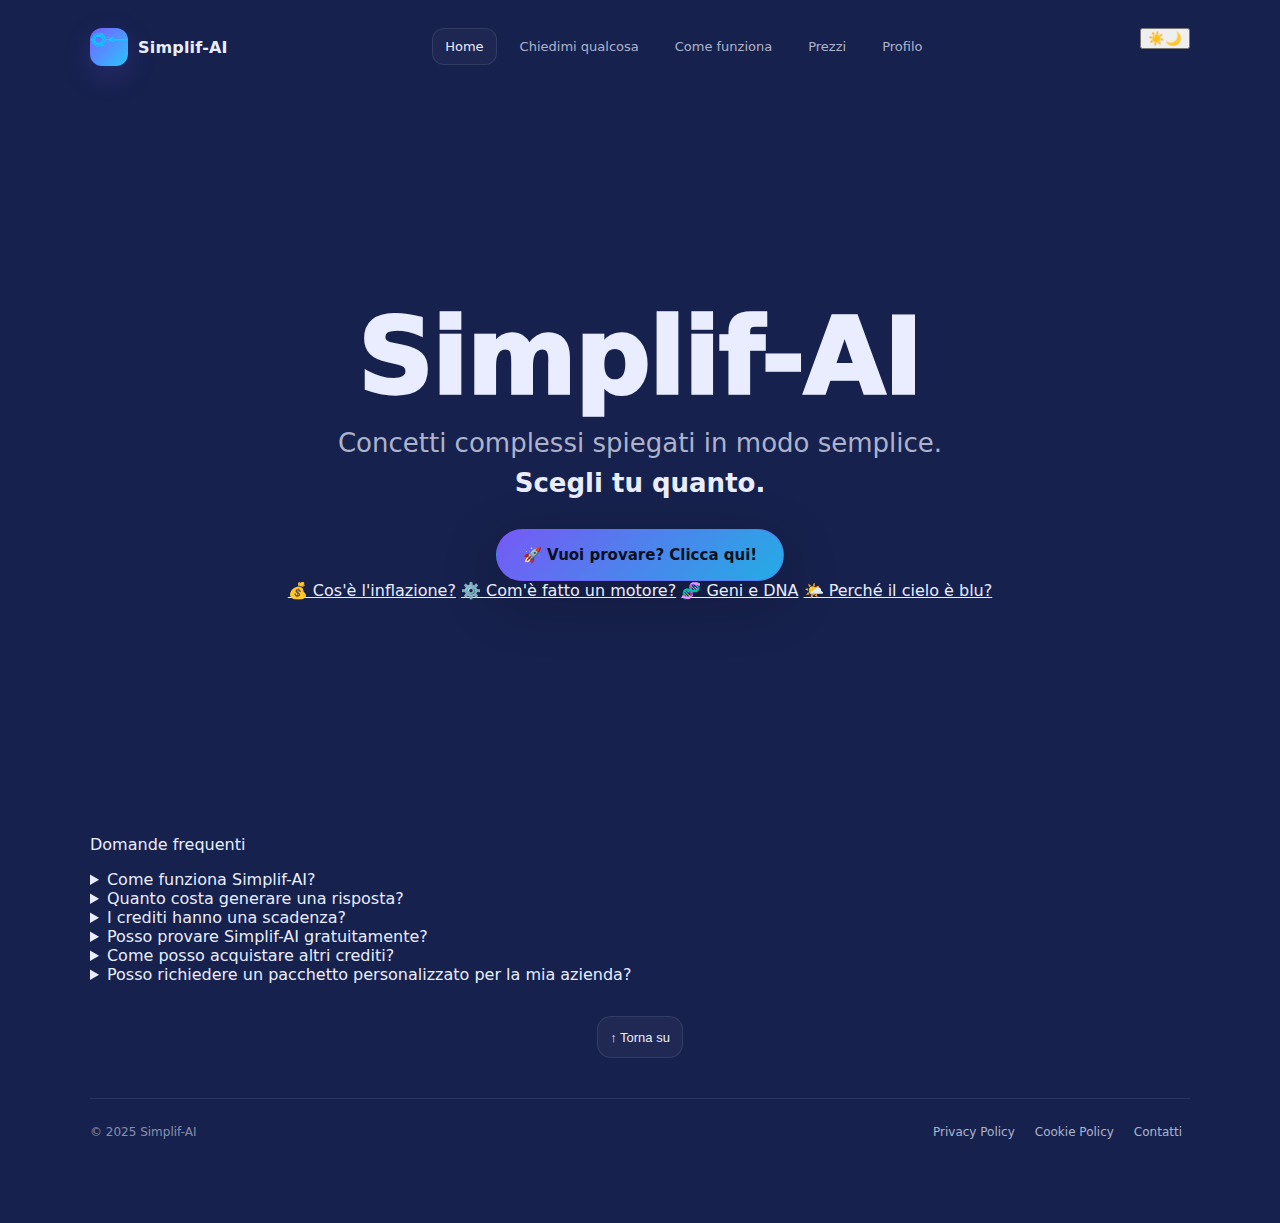
<file: index.html>
<!doctype html>
<html lang="it">
<head>
  <meta charset="utf-8" />
  <meta name="viewport" content="width=device-width,initial-scale=1" />
  <title>Simplif-AI – Concetti complessi spiegati in modo semplice</title>
  <meta name="description" content="Simplif-AI spiega qualsiasi concetto nel modo giusto per te: scegli il livello di semplicità e la lunghezza della risposta. 10 crediti gratuiti alla registrazione." />
  <meta name="robots" content="index, follow" />
  <meta name="author" content="Simplif-AI" />
  <link rel="canonical" href="https://www.simplif-ai.it/" />
  <link rel="icon" href="/favicon.svg" type="image/svg+xml" />
  <!-- Open Graph -->
  <meta property="og:type" content="website" />
  <meta property="og:url" content="https://www.simplif-ai.it/" />
  <meta property="og:title" content="Simplif-AI – Concetti complessi spiegati in modo semplice" />
  <meta property="og:description" content="Spiega qualsiasi concetto nel modo giusto per te. 6 livelli di profondità, 3 lunghezze. 10 crediti gratuiti." />
  <meta property="og:site_name" content="Simplif-AI" />
  <meta property="og:locale" content="it_IT" />
  <meta property="og:image" content="https://www.simplif-ai.it/og-image.png" />
  <meta property="og:image:width" content="1200" />
  <meta property="og:image:height" content="630" />
  <meta property="og:image:alt" content="Simplif-AI – Concetti complessi spiegati in modo semplice" />
  <!-- Twitter Card -->
  <meta name="twitter:card" content="summary_large_image" />
  <meta name="twitter:title" content="Simplif-AI – Concetti complessi spiegati in modo semplice" />
  <meta name="twitter:description" content="Spiega qualsiasi concetto nel modo giusto per te. 6 livelli di profondità, 3 lunghezze. 10 crediti gratuiti." />
  <meta name="twitter:image" content="https://www.simplif-ai.it/og-image.png" />
  <!-- JSON-LD -->
  <script type="application/ld+json">
  {
    "@context": "https://schema.org",
    "@graph": [
      {
        "@type": "Organization",
        "@id": "https://www.simplif-ai.it/#organization",
        "name": "Simplif-AI",
        "url": "https://www.simplif-ai.it/",
        "logo": "https://www.simplif-ai.it/og-image.png",
        "contactPoint": {
          "@type": "ContactPoint",
          "email": "info@simplif-ai.it",
          "contactType": "customer support",
          "availableLanguage": "Italian"
        }
      },
      {
        "@type": "WebSite",
        "@id": "https://www.simplif-ai.it/#website",
        "url": "https://www.simplif-ai.it/",
        "name": "Simplif-AI",
        "description": "Concetti complessi spiegati in modo semplice. Scegli tu quanto.",
        "publisher": { "@id": "https://www.simplif-ai.it/#organization" },
        "inLanguage": "it-IT"
      },
      {
        "@type": "SoftwareApplication",
        "name": "Simplif-AI",
        "url": "https://www.simplif-ai.it/",
        "applicationCategory": "EducationApplication",
        "operatingSystem": "Web",
        "inLanguage": "it-IT",
        "description": "Simplif-AI spiega qualsiasi concetto nel modo giusto per te: scegli il livello di semplicità e la lunghezza della risposta. 10 crediti gratuiti alla registrazione.",
        "offers": {
          "@type": "Offer",
          "price": "0",
          "priceCurrency": "EUR",
          "description": "10 crediti gratuiti alla registrazione"
        }
      }
    ]
  }
  </script>
  <link rel="stylesheet" href="/theme.css?v=2">

  <!-- FOUC prevention: applica il tema prima del paint -->
  <script>
    (function(){
      if(localStorage.getItem('sai_theme')==='light')
        document.documentElement.setAttribute('data-theme','light');
    })();
  </script>

  <style>
    .landing{
      min-height: 80vh;
      display:flex;
      align-items:center;
      justify-content:center;
      text-align:center;
      padding: 28px 0 40px;
    }

    .hero{
      width:min(980px, 92vw);
      margin: 0 auto;
    }

    .big{
      font-size: clamp(56px, 8.2vw, 110px);
      line-height: 0.98;
      font-weight: 950;
      letter-spacing: -1.2px;
      margin: 0 0 14px;
    }

    .tag{
      font-size: clamp(18px, 2.2vw, 26px);
      color: var(--muted);
      line-height: 1.55;
      margin: 0 auto;
      max-width: 780px;
    }

    .tag strong{
      color: var(--text);
      font-weight: 900;
    }

    .cta{
      margin-top: 26px;
      display:flex;
      justify-content:center;
      gap:10px;
      flex-wrap:wrap;
    }

    .cta .btn{
      border-radius: 999px;
      padding: 16px 26px;
      font-size: 15px;
      min-height: 52px;
      box-shadow: 0 18px 60px rgba(0,0,0,.22);
    }

    header{
      align-items:flex-start;
    }

    @media (max-width: 520px){
      .landing{ min-height: 76vh; }
      .cta .btn{ width: 100%; max-width: 360px; }
      .chips-row .chip-suggest{ font-size: 12px; }
    }
  </style>
</head>

<body>
  <div class="wrap">
    <header>
      <div class="brand">
        <div class="logo"><svg viewBox="0 0 52 32" fill="none" xmlns="http://www.w3.org/2000/svg" aria-hidden="true"><ellipse cx="12" cy="16" rx="9.5" ry="5.2" stroke="#00d4ff" stroke-width="1.25" opacity=".82"/><ellipse cx="12" cy="16" rx="9.5" ry="5.2" transform="rotate(36 12 16)" stroke="#00d4ff" stroke-width="1.15" opacity=".72"/><ellipse cx="12" cy="16" rx="9.5" ry="5.2" transform="rotate(72 12 16)" stroke="#00d4ff" stroke-width="1.1" opacity=".62"/><ellipse cx="12" cy="16" rx="9.5" ry="5.2" transform="rotate(108 12 16)" stroke="#00d4ff" stroke-width="1.1" opacity=".68"/><ellipse cx="12" cy="16" rx="9.5" ry="5.2" transform="rotate(144 12 16)" stroke="#00d4ff" stroke-width="1.2" opacity=".76"/><circle cx="12" cy="10.8" r="1.35" fill="#00d4ff"/><circle cx="2.5" cy="16" r="1.3" fill="#00d4ff" opacity=".9"/><circle cx="12" cy="21.2" r="1.3" fill="#00d4ff" opacity=".88"/><circle cx="17" cy="8.2" r="1.2" fill="#00d4ff" opacity=".82"/><circle cx="17" cy="23.8" r="1.2" fill="#00d4ff" opacity=".78"/><path d="M21.5 12.5 C25 12.5 28 14.2 30.5 16" stroke="#00d4ff" stroke-width="1.1" opacity=".72"/><path d="M21.5 19.5 C25 19.5 28 17.8 30.5 16" stroke="#00d4ff" stroke-width="1.1" opacity=".72"/><line x1="21.5" y1="16" x2="30.5" y2="16" stroke="#00d4ff" stroke-width="1.35" opacity=".88"/><path d="M30.5 13 L34 16 L30.5 19 L27 16 Z" stroke="#00d4ff" stroke-width="1.5" fill="none"/><line x1="34" y1="16" x2="50.5" y2="16" stroke="#00d4ff" stroke-width="2.2" stroke-linecap="round"/></svg></div>
        <div>
          <h1>Simplif-AI</h1>
        </div>
      </div>

      <nav id="mainNav">
        <a href="/index.html" data-nav="home">Home</a>
        <a href="/app.html" data-nav="app">Chiedimi qualcosa</a>
        <a href="/come-funziona.html" data-nav="how">Come funziona</a>
        <a href="/prezzi.html" data-nav="pricing">Prezzi</a>
        <a href="/profilo.html" data-nav="profile">Profilo</a>
      </nav>

      <div style="display:flex;align-items:center;gap:8px;">
        <button id="themeBtn" class="theme-btn" type="button" aria-label="Cambia tema"><span class="icon-sun">☀️</span><span class="icon-moon">🌙</span></button>
        <button class="nav-toggle" id="navToggle" type="button" aria-label="Apri menu">
          <span></span><span></span><span></span>
        </button>
      </div>
    </header>

    <!-- Mobile overlay menu -->
    <div class="mobile-nav" id="mobileNav">
      <a href="/index.html">Home</a>
      <a href="/app.html">Chiedimi qualcosa</a>
      <a href="/come-funziona.html">Come funziona</a>
      <a href="/prezzi.html">Prezzi</a>
      <a href="/profilo.html">Profilo</a>
    </div>

    <section class="landing">
      <div class="hero">
        <div class="big">Simplif-AI</div>
        <p class="tag">
          Concetti complessi spiegati in modo semplice.<br>
          <strong>Scegli tu quanto.</strong>
        </p>

        <div class="cta">
          <a class="btn btn-primary" href="/app.html">🚀 Vuoi provare? Clicca qui!</a>
        </div>

        <!-- ── One-tap suggestions ── -->
        <div class="chips-row">
          <a class="chip-suggest" href="/app.html?q=Cos%27%C3%A8+l%27inflazione%3F">💰 Cos'è l'inflazione?</a>
          <a class="chip-suggest" href="/app.html?q=Com%27%C3%A8+fatto+un+motore+a+scoppio%3F">⚙️ Com'è fatto un motore?</a>
          <a class="chip-suggest" href="/app.html?q=Cosa+sono+i+geni+e+il+DNA%3F">🧬 Geni e DNA</a>
          <a class="chip-suggest" href="/app.html?q=Perch%C3%A9+il+cielo+%C3%A8+blu%3F">🌤️ Perché il cielo è blu?</a>
        </div>
      </div>
    </section>

    <!-- ══════════════════ FAQ ══════════════════ -->
    <section class="faq-section">
      <p class="faq-section-title">Domande frequenti</p>
      <div class="faq-list">

        <details class="faq-item">
          <summary>Come funziona Simplif-AI?</summary>
          <div class="faq-body">
            Simplif-AI è un servizio che spiega qualsiasi concetto nel modo giusto per te. Scrivi una domanda o un argomento, scegli il <strong>livello di semplicità</strong> e la <strong>lunghezza</strong> della risposta, e leggi la spiegazione su misura. Per generare le risposte si utilizza un sistema a <strong>crediti</strong>: ogni nuova registrazione include 10 crediti omaggio, e pacchetti aggiuntivi sono disponibili in qualsiasi momento dalla sezione Prezzi.
          </div>
        </details>

        <details class="faq-item">
          <summary>Quanto costa generare una risposta?</summary>
          <div class="faq-body">
            Ogni richiesta consuma da <strong>1 a 4 crediti</strong>, a seconda della complessità dell'argomento e della profondità della spiegazione richiesta.
          </div>
        </details>

        <details class="faq-item">
          <summary>I crediti hanno una scadenza?</summary>
          <div class="faq-body">
            Sì, i crediti hanno una validità di <strong>12 mesi</strong>. Tuttavia, ogni nuova ricarica estende la validità di tutto il tuo saldo residuo per altri 12 mesi.
          </div>
        </details>

        <details class="faq-item">
          <summary>Posso provare Simplif-AI gratuitamente?</summary>
          <div class="faq-body">
            Certamente! Ogni nuovo utente riceve <strong>10 crediti di benvenuto</strong> subito dopo la conferma dell'email per testare il servizio.
          </div>
        </details>

        <details class="faq-item">
          <summary>Come posso acquistare altri crediti?</summary>
          <div class="faq-body">
            Puoi aggiungere crediti in qualsiasi momento dalla sezione <strong>"Aggiungi Crediti"</strong> nel tuo profilo, scegliendo il pacchetto più adatto alle tue esigenze.
          </div>
        </details>

        <details class="faq-item">
          <summary>Posso richiedere un pacchetto personalizzato per la mia azienda?</summary>
          <div class="faq-body">
            Assolutamente sì. Per scontistiche dedicate a gruppi o aziende, contattaci all'indirizzo <a href="mailto:info@simplif-ai.it">info@simplif-ai.it</a>.
          </div>
        </details>

      </div>
    </section>

    <div style="height:32px;"></div>

    <div style="text-align:center; margin-bottom:16px;">
      <button class="btn" onclick="window.scrollTo({top:0,behavior:'smooth'})" style="font-size:13px;">↑ Torna su</button>
    </div>

    <footer class="site-footer">
      <span>© 2025 Simplif-AI</span>
      <div class="footer-links">
        <a href="/privacy-policy.html">Privacy Policy</a>
        <a href="/cookies-policy.html">Cookie Policy</a>
        <a href="/contatti.html">Contatti</a>
      </div>
    </footer>
  </div>

  <script src="/shared.js?v=2" defer></script>
</body>
</html>
</file>
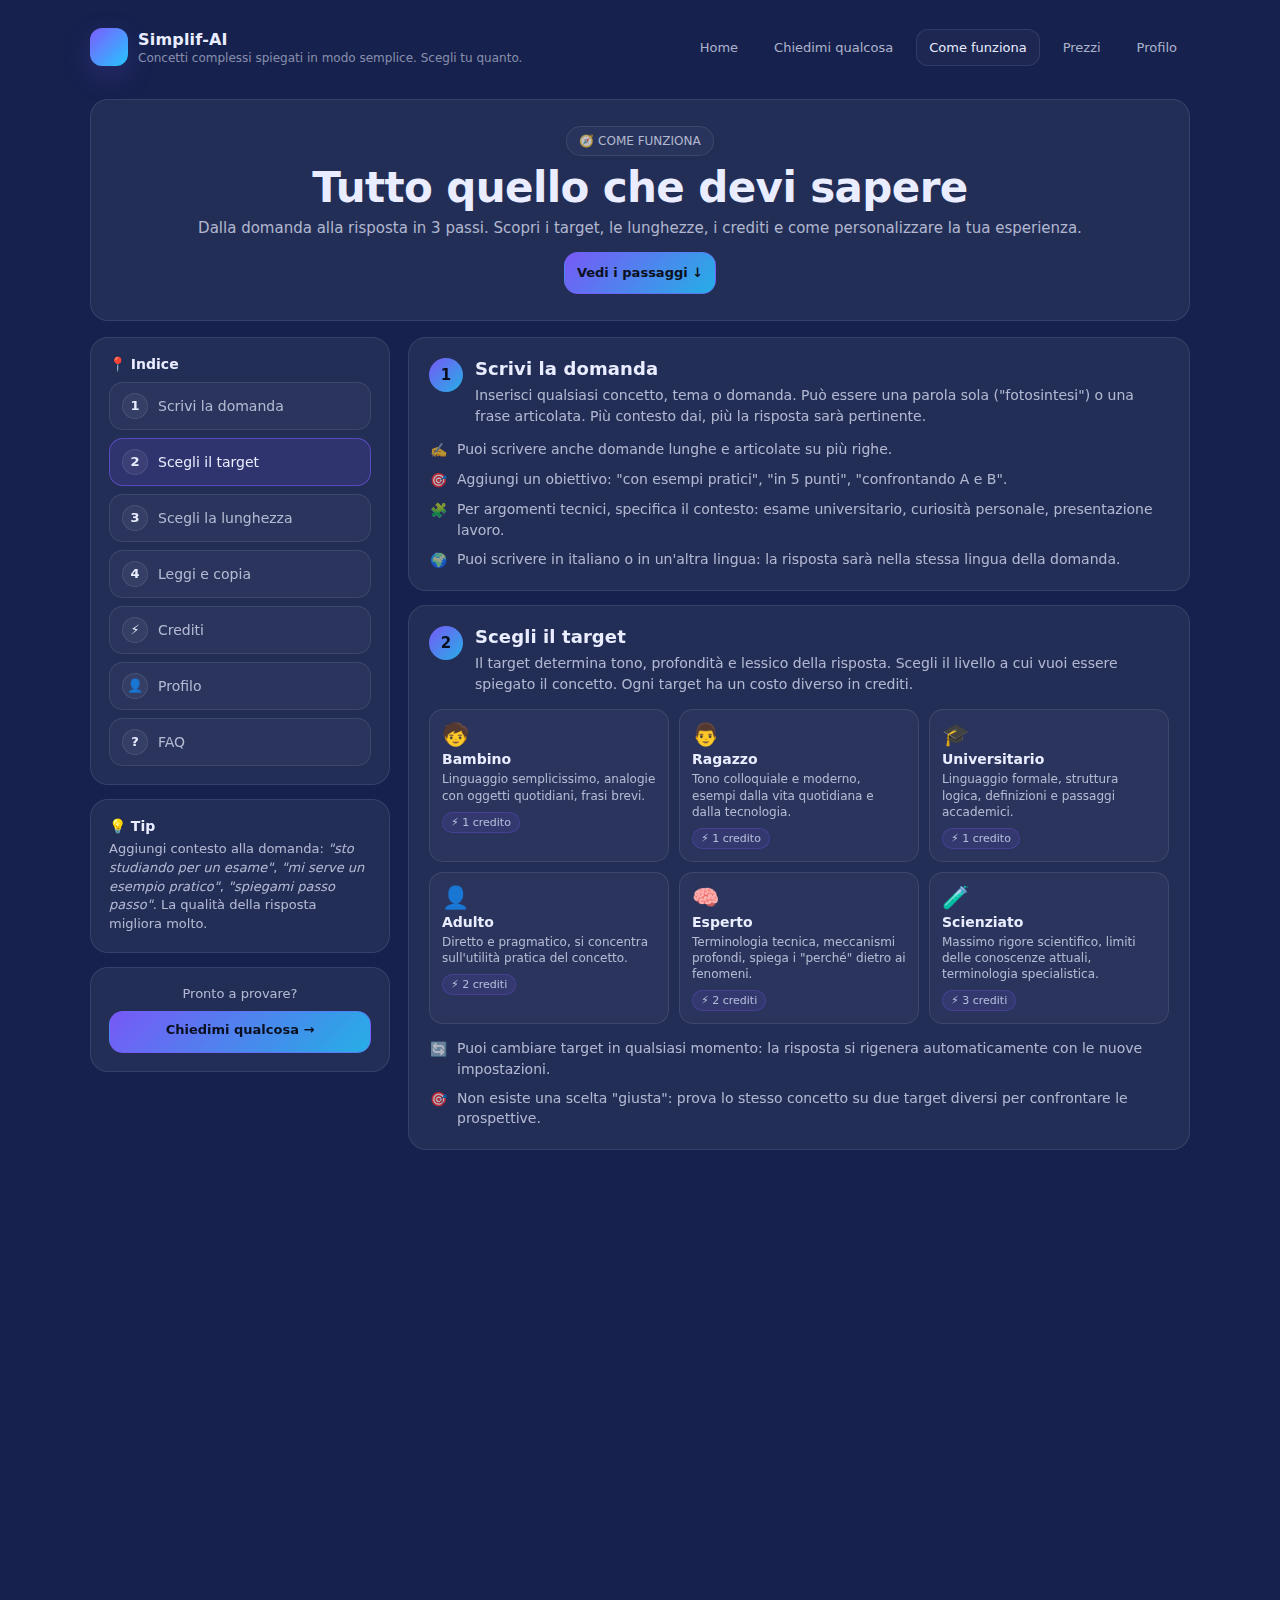
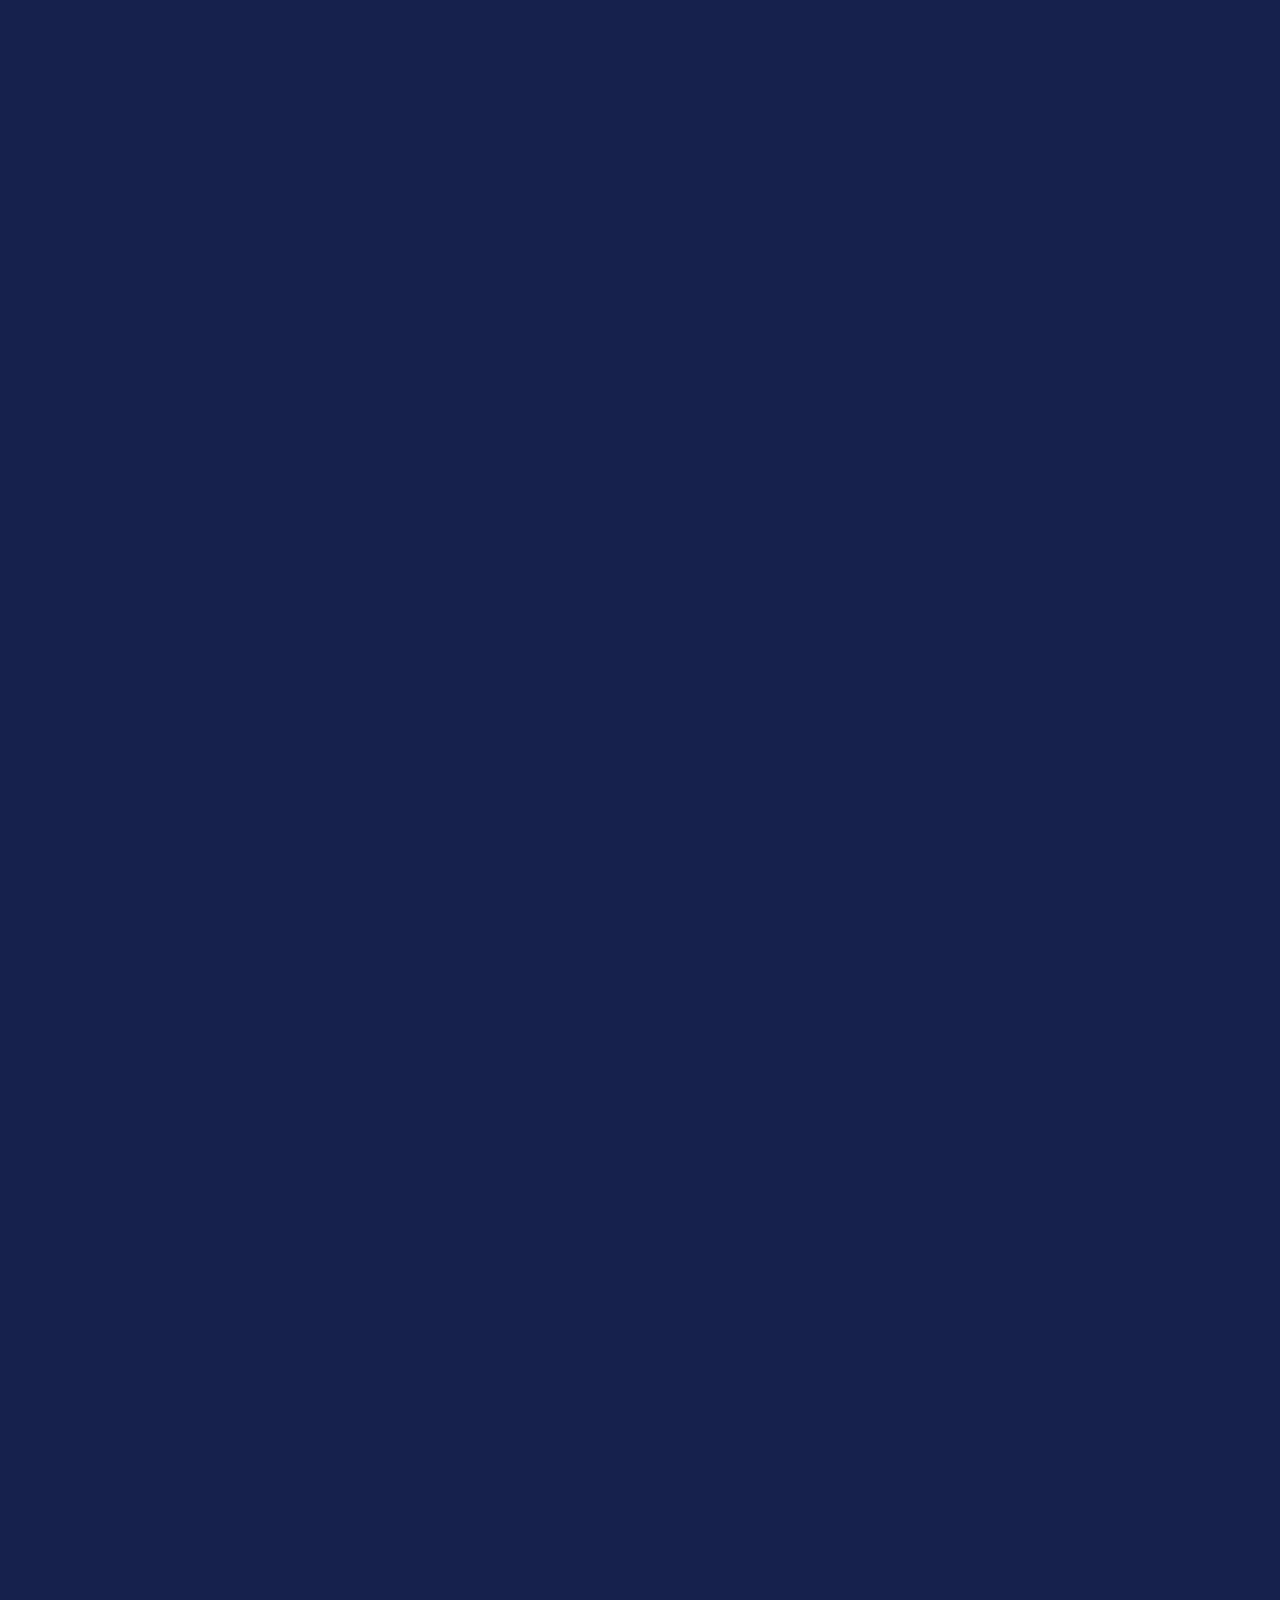
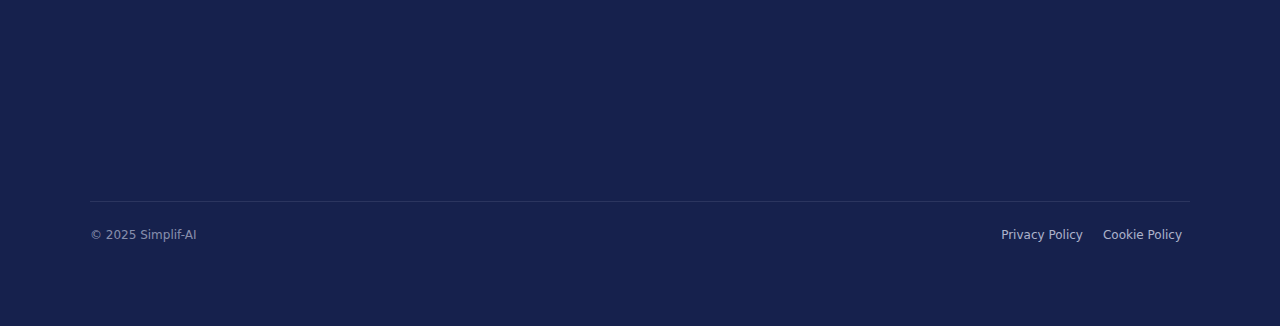
<file: come-funziona.html>
<!doctype html>
<html lang="it">
<head>
  <meta charset="utf-8" />
  <meta name="viewport" content="width=device-width,initial-scale=1" />
  <title>Come funziona – Simplif-AI</title>
  <link rel="stylesheet" href="/theme.css">

  <style>
    .how-hero{ text-align:center; padding: 26px 18px; }

    .how-shell{
      display:grid;
      grid-template-columns: 300px 1fr;
      gap: 18px;
      margin-top: 16px;
      align-items:start;
    }
    @media(max-width:980px){ .how-shell{ grid-template-columns:1fr; } }

    .sticky{ position:sticky; top:18px; }
    @media(max-width:980px){ .sticky{ position:static; } }

    .mini-nav{ display:flex; flex-direction:column; gap:8px; }
    .mini-nav a{
      display:flex; gap:10px; align-items:center;
      padding: 10px 12px; border-radius:14px;
      border:1px solid var(--border);
      background:rgba(255,255,255,.03);
      text-decoration:none; color:var(--muted);
      transition:.15s ease; font-size:14px;
    }
    .mini-nav a:hover{ background:rgba(255,255,255,.05); color:var(--text); transform:translateY(-1px); }
    .mini-nav a.active{ border-color:rgba(124,92,255,.55); background:rgba(124,92,255,.14); color:var(--text); }
    .mini-dot{
      width:26px; height:26px; border-radius:999px;
      display:flex; align-items:center; justify-content:center;
      background:rgba(255,255,255,.06); border:1px solid var(--border);
      font-weight:900; color:var(--text); flex:0 0 auto; font-size:13px;
    }

    .steps{ display:flex; flex-direction:column; gap:14px; }

    .step-card{ padding:20px; }
    .step-top{ display:flex; align-items:flex-start; gap:12px; margin-bottom:10px; }
    .step-num{
      width:34px; height:34px; border-radius:999px;
      display:flex; align-items:center; justify-content:center;
      font-weight:900; font-size:15px;
      background:linear-gradient(135deg,rgba(124,92,255,.95),rgba(38,198,255,.85));
      color:#0b1020; flex:0 0 auto;
    }
    .step-title{ margin:0; font-size:18px; font-weight:900; letter-spacing:.1px; }
    .step-sub{ margin:6px 0 0; color:var(--muted); line-height:1.5; font-size:14px; }

    .step-points{
      margin:12px 0 0; padding:0; list-style:none;
      display:flex; flex-direction:column; gap:9px; color:var(--muted);
    }
    .step-points li{ display:flex; gap:10px; align-items:flex-start; line-height:1.45; font-size:14px; }
    .step-points .icon{ width:18px; display:inline-flex; justify-content:center; flex:0 0 auto; margin-top:1px; }

    /* Target grid */
    .target-grid{
      display:grid;
      grid-template-columns:repeat(3,1fr);
      gap:10px;
      margin-top:14px;
    }
    @media(max-width:600px){ .target-grid{ grid-template-columns:1fr 1fr; } }

    .tg-card{
      border:1px solid var(--border);
      background:rgba(255,255,255,.03);
      border-radius:14px;
      padding:12px;
      display:flex; flex-direction:column; gap:4px;
    }
    .tg-icon{ font-size:22px; }
    .tg-name{ font-weight:900; font-size:14px; margin:0; }
    .tg-desc{ color:var(--muted); font-size:12px; line-height:1.35; margin:0; }
    .tg-cost{
      display:inline-flex; align-items:center; gap:4px;
      margin-top:4px;
      font-size:11px; color:var(--muted);
      background:rgba(124,92,255,.12);
      border:1px solid rgba(124,92,255,.25);
      border-radius:999px; padding:3px 8px;
      width:fit-content;
    }

    /* Length table */
    .len-table{ width:100%; border-collapse:collapse; margin-top:14px; font-size:14px; }
    .len-table th{ text-align:left; color:var(--muted); font-weight:600; padding:6px 10px; border-bottom:1px solid var(--border); }
    .len-table td{ padding:10px 10px; border-bottom:1px solid rgba(255,255,255,.05); color:var(--muted); }
    .len-table td:first-child{ color:var(--text); font-weight:700; }
    .len-table tr:last-child td{ border-bottom:none; }

    /* Credits box */
    .credit-grid{
      display:grid;
      grid-template-columns:1fr 1fr;
      gap:10px;
      margin-top:14px;
    }
    @media(max-width:520px){ .credit-grid{ grid-template-columns:1fr; } }
    .credit-box{
      border:1px solid var(--border);
      background:rgba(255,255,255,.03);
      border-radius:14px;
      padding:14px;
    }
    .credit-box-title{ font-weight:900; font-size:14px; margin:0 0 6px; }
    .credit-box p{ color:var(--muted); font-size:13px; margin:0; line-height:1.45; }

    /* FAQ */
    .faq-list{ display:flex; flex-direction:column; gap:10px; margin-top:14px; }
    .faq-item{ border:1px solid var(--border); background:rgba(255,255,255,.03); border-radius:14px; overflow:hidden; }
    .faq-q{
      padding:14px 16px; font-weight:700; font-size:14px;
      cursor:pointer; display:flex; justify-content:space-between; align-items:center;
      user-select:none;
    }
    .faq-q:hover{ background:rgba(255,255,255,.03); }
    .faq-chevron{ font-size:11px; color:var(--muted); transition:.2s; }
    .faq-item.open .faq-chevron{ transform:rotate(180deg); }
    .faq-a{ display:none; padding:0 16px 14px; color:var(--muted); font-size:14px; line-height:1.5; }
    .faq-item.open .faq-a{ display:block; }

    /* CTA finale */
    .cta-finale{ text-align:center; padding:26px 18px; }

    /* Reveal */
    .reveal{ opacity:0; transform:translateY(14px); transition:opacity .6s cubic-bezier(.2,.8,.2,1), transform .6s cubic-bezier(.2,.8,.2,1); }
    .reveal.in{ opacity:1; transform:translateY(0); }
  </style>
</head>

<body>
  <div class="wrap">
    <header>
      <div class="brand">
        <div class="logo"></div>
        <div>
          <h1>Simplif-AI</h1>
          <span>Concetti complessi spiegati in modo semplice. Scegli tu quanto.</span>
        </div>
      </div>

      <nav id="mainNav">
        <a href="/index.html" data-nav="home">Home</a>
        <a href="/app.html" data-nav="app">Chiedimi qualcosa</a>
        <a href="/come-funziona.html" data-nav="how">Come funziona</a>
        <a href="/prezzi.html" data-nav="pricing">Prezzi</a>
        <a href="/profilo.html" data-nav="profile">Profilo</a>
      </nav>

      <button class="nav-toggle" id="navToggle" type="button" aria-label="Apri menu">
        <span></span><span></span><span></span>
      </button>
    </header>

    <div class="mobile-nav" id="mobileNav">
      <a href="/index.html">Home</a>
      <a href="/app.html">Chiedimi qualcosa</a>
      <a href="/come-funziona.html">Come funziona</a>
      <a href="/prezzi.html">Prezzi</a>
      <a href="/profilo.html">Profilo</a>
    </div>

    <!-- HERO -->
    <div class="card">
      <div class="card-inner how-hero reveal">
        <span class="pilltag">🧭 COME FUNZIONA</span>
        <div class="h1">Tutto quello che devi sapere</div>
        <p class="sub">Dalla domanda alla risposta in 3 passi. Scopri i target, le lunghezze, i crediti e come personalizzare la tua esperienza.</p>
        <div style="height:12px;"></div>
        <a class="btn btn-primary" href="#step-1">Vedi i passaggi ↓</a>
      </div>
    </div>

    <div class="how-shell">

      <!-- LEFT sticky nav -->
      <div class="sticky">
        <div class="card">
          <div class="card-inner">
            <div style="font-weight:900; margin-bottom:10px; font-size:14px;">📍 Indice</div>
            <div class="mini-nav" id="miniNav">
              <a href="#step-1" data-step="1"><span class="mini-dot">1</span> Scrivi la domanda</a>
              <a href="#step-2" data-step="2"><span class="mini-dot">2</span> Scegli il target</a>
              <a href="#step-3" data-step="3"><span class="mini-dot">3</span> Scegli la lunghezza</a>
              <a href="#step-4" data-step="4"><span class="mini-dot">4</span> Leggi e copia</a>
              <a href="#step-5" data-step="5"><span class="mini-dot">⚡</span> Crediti</a>
              <a href="#step-6" data-step="6"><span class="mini-dot">👤</span> Profilo</a>
              <a href="#step-7" data-step="7"><span class="mini-dot">?</span> FAQ</a>
            </div>
          </div>
        </div>

        <div style="height:14px;"></div>

        <div class="card">
          <div class="card-inner">
            <div style="font-weight:900; margin-bottom:6px; font-size:14px;">💡 Tip</div>
            <p class="sub" style="margin:0; font-size:13px;">
              Aggiungi contesto alla domanda: <em>"sto studiando per un esame"</em>, <em>"mi serve un esempio pratico"</em>, <em>"spiegami passo passo"</em>. La qualità della risposta migliora molto.
            </p>
          </div>
        </div>

        <div style="height:14px;"></div>

        <div class="card">
          <div class="card-inner" style="text-align:center;">
            <p style="margin:0 0 10px; font-size:13px; color:var(--muted);">Pronto a provare?</p>
            <a class="btn btn-primary" href="/app.html" style="width:100%; display:block;">Chiedimi qualcosa →</a>
          </div>
        </div>
      </div>

      <!-- RIGHT content -->
      <div class="steps">

        <!-- STEP 1 -->
        <div class="card step-card reveal" id="step-1">
          <div class="step-top">
            <div class="step-num">1</div>
            <div>
              <p class="step-title">Scrivi la domanda</p>
              <p class="step-sub">Inserisci qualsiasi concetto, tema o domanda. Può essere una parola sola ("fotosintesi") o una frase articolata. Più contesto dai, più la risposta sarà pertinente.</p>
            </div>
          </div>
          <ul class="step-points">
            <li><span class="icon">✍️</span><span>Puoi scrivere anche domande lunghe e articolate su più righe.</span></li>
            <li><span class="icon">🎯</span><span>Aggiungi un obiettivo: "con esempi pratici", "in 5 punti", "confrontando A e B".</span></li>
            <li><span class="icon">🧩</span><span>Per argomenti tecnici, specifica il contesto: esame universitario, curiosità personale, presentazione lavoro.</span></li>
            <li><span class="icon">🌍</span><span>Puoi scrivere in italiano o in un'altra lingua: la risposta sarà nella stessa lingua della domanda.</span></li>
          </ul>
        </div>

        <!-- STEP 2 -->
        <div class="card step-card reveal" id="step-2">
          <div class="step-top">
            <div class="step-num">2</div>
            <div>
              <p class="step-title">Scegli il target</p>
              <p class="step-sub">Il target determina tono, profondità e lessico della risposta. Scegli il livello a cui vuoi essere spiegato il concetto. Ogni target ha un costo diverso in crediti.</p>
            </div>
          </div>

          <div class="target-grid">
            <div class="tg-card">
              <div class="tg-icon">🧒</div>
              <p class="tg-name">Bambino</p>
              <p class="tg-desc">Linguaggio semplicissimo, analogie con oggetti quotidiani, frasi brevi.</p>
              <div class="tg-cost">⚡ 1 credito</div>
            </div>
            <div class="tg-card">
              <div class="tg-icon">👨</div>
              <p class="tg-name">Ragazzo</p>
              <p class="tg-desc">Tono colloquiale e moderno, esempi dalla vita quotidiana e dalla tecnologia.</p>
              <div class="tg-cost">⚡ 1 credito</div>
            </div>
            <div class="tg-card">
              <div class="tg-icon">🎓</div>
              <p class="tg-name">Universitario</p>
              <p class="tg-desc">Linguaggio formale, struttura logica, definizioni e passaggi accademici.</p>
              <div class="tg-cost">⚡ 1 credito</div>
            </div>
            <div class="tg-card">
              <div class="tg-icon">👤</div>
              <p class="tg-name">Adulto</p>
              <p class="tg-desc">Diretto e pragmatico, si concentra sull'utilità pratica del concetto.</p>
              <div class="tg-cost">⚡ 2 crediti</div>
            </div>
            <div class="tg-card">
              <div class="tg-icon">🧠</div>
              <p class="tg-name">Esperto</p>
              <p class="tg-desc">Terminologia tecnica, meccanismi profondi, spiega i "perché" dietro ai fenomeni.</p>
              <div class="tg-cost">⚡ 2 crediti</div>
            </div>
            <div class="tg-card">
              <div class="tg-icon">🧪</div>
              <p class="tg-name">Scienziato</p>
              <p class="tg-desc">Massimo rigore scientifico, limiti delle conoscenze attuali, terminologia specialistica.</p>
              <div class="tg-cost">⚡ 3 crediti</div>
            </div>
          </div>

          <ul class="step-points" style="margin-top:14px;">
            <li><span class="icon">🔄</span><span>Puoi cambiare target in qualsiasi momento: la risposta si rigenera automaticamente con le nuove impostazioni.</span></li>
            <li><span class="icon">🎯</span><span>Non esiste una scelta "giusta": prova lo stesso concetto su due target diversi per confrontare le prospettive.</span></li>
          </ul>
        </div>

        <!-- STEP 3 -->
        <div class="card step-card reveal" id="step-3">
          <div class="step-top">
            <div class="step-num">3</div>
            <div>
              <p class="step-title">Scegli la lunghezza</p>
              <p class="step-sub">La lunghezza definisce quanto sarà estesa e approfondita la risposta. Selezionandola, la generazione parte automaticamente senza premere nessun altro bottone.</p>
            </div>
          </div>

          <table class="len-table">
            <thead>
              <tr>
                <th>Lunghezza</th>
                <th>Descrizione</th>
                <th>Tempo stimato</th>
                <th>Costo extra</th>
              </tr>
            </thead>
            <tbody>
              <tr>
                <td>🧾 Breve</td>
                <td>Risposta rapida ed essenziale, massimo 4-5 frasi.</td>
                <td>~1 min lettura</td>
                <td style="color:#5cf2a8;">+0 crediti</td>
              </tr>
              <tr>
                <td>⚖️ Medio</td>
                <td>Equilibrata, con esempi e un riepilogo finale.</td>
                <td>~2–3 min lettura</td>
                <td style="color:#5cf2a8;">+0 crediti</td>
              </tr>
              <tr>
                <td>📚 Lungo</td>
                <td>Completa, strutturata con titoli e paragrafi, esempi approfonditi.</td>
                <td>~5–8 min lettura</td>
                <td style="color:#f5a623;">+1 credito</td>
              </tr>
            </tbody>
          </table>

          <ul class="step-points" style="margin-top:14px;">
            <li><span class="icon">⚡</span><span>La generazione parte in automatico non appena selezioni la lunghezza.</span></li>
            <li><span class="icon">🔄</span><span>Vuoi cambiare? Clicca su un altro target o lunghezza: la risposta si rigenera.</span></li>
          </ul>
        </div>

        <!-- STEP 4 -->
        <div class="card step-card reveal" id="step-4">
          <div class="step-top">
            <div class="step-num">4</div>
            <div>
              <p class="step-title">Leggi la risposta e copia</p>
              <p class="step-sub">La risposta arriva in tempo reale tramite streaming: vedi i paragrafi mentre vengono scritti. Al termine, puoi copiarla con un click.</p>
            </div>
          </div>
          <ul class="step-points">
            <li><span class="icon">📡</span><span><b>Streaming in tempo reale</b>: il testo appare progressivamente, non devi aspettare che sia tutto pronto.</span></li>
            <li><span class="icon">📝</span><span><b>Formattazione automatica</b>: titoli, liste, grassetti e blocchi di codice vengono renderizzati in Markdown.</span></li>
            <li><span class="icon">⧉</span><span><b>Copia</b>: il bottone "Copia" salva tutto il testo generato negli appunti in formato testo semplice.</span></li>
            <li><span class="icon">🔁</span><span><b>Rigenera</b>: vuoi una versione diversa? Cambia target o lunghezza per una nuova risposta sullo stesso tema.</span></li>
          </ul>
        </div>

        <!-- STEP 5: CREDITI -->
        <div class="card step-card reveal" id="step-5">
          <div class="step-top">
            <div class="step-num" style="background:linear-gradient(135deg,rgba(255,196,0,.8),rgba(255,120,0,.7));">⚡</div>
            <div>
              <p class="step-title">Come funzionano i crediti</p>
              <p class="step-sub">Ogni generazione costa un certo numero di crediti in base al target e alla lunghezza scelti. I crediti si scalano automaticamente a ogni risposta completata.</p>
            </div>
          </div>

          <div class="credit-grid">
            <div class="credit-box">
              <p class="credit-box-title">🧒👨🎓 Target base</p>
              <p>Bambino, Ragazzo, Universitario costano <b style="color:var(--text);">1 credito</b> a generazione.</p>
            </div>
            <div class="credit-box">
              <p class="credit-box-title">👤🧠 Target avanzati</p>
              <p>Adulto ed Esperto costano <b style="color:var(--text);">2 crediti</b> a generazione.</p>
            </div>
            <div class="credit-box">
              <p class="credit-box-title">🧪 Target Scienziato</p>
              <p>Scienziato costa <b style="color:var(--text);">3 crediti</b>: è il livello più elaborato.</p>
            </div>
            <div class="credit-box">
              <p class="credit-box-title">📚 Risposta Lunga</p>
              <p>La lunghezza "Lungo" aggiunge <b style="color:var(--text);">+1 credito</b> extra. Breve e Medio non costano nulla in più.</p>
            </div>
          </div>

          <ul class="step-points" style="margin-top:14px;">
            <li><span class="icon">👁️</span><span>I tuoi crediti disponibili sono sempre visibili in alto nell'app, in tempo reale.</span></li>
            <li><span class="icon">🛒</span><span>Esauriti i crediti? Vai su <a href="/prezzi.html" style="color:rgba(124,92,255,.9);">Prezzi</a> per ricaricare con un pacchetto (simulazione mock).</span></li>
            <li><span class="icon">🎁</span><span>Al momento della registrazione ricevi crediti di benvenuto per provare l'app gratuitamente.</span></li>
          </ul>
        </div>

        <!-- STEP 6: PROFILO -->
        <div class="card step-card reveal" id="step-6">
          <div class="step-top">
            <div class="step-num" style="background:linear-gradient(135deg,rgba(38,198,255,.8),rgba(124,92,255,.7));">👤</div>
            <div>
              <p class="step-title">Il tuo profilo</p>
              <p class="step-sub">La pagina Profilo ti permette di personalizzare la tua esperienza su Simplif-AI e di gestire i tuoi dati account.</p>
            </div>
          </div>
          <ul class="step-points">
            <li><span class="icon">📋</span><span><b>Dati personali</b>: nome, cognome, data di nascita, città, professione e bio.</span></li>
            <li><span class="icon">🔒</span><span><b>Sicurezza</b>: puoi aggiornare email e password in qualsiasi momento.</span></li>
            <li><span class="icon">🧠</span><span><b>Profilo di apprendimento</b>: indica livello di istruzione, settore, interessi e obiettivo d'uso. Questi dati ci aiutano a migliorare l'esperienza (non influenzano la generazione attuale).</span></li>
            <li><span class="icon">🚪</span><span><b>Disconnessione</b>: il bottone "Esci" si trova in fondo alla pagina Profilo.</span></li>
          </ul>
          <div style="margin-top:14px;">
            <a class="btn" href="/profilo.html">Vai al profilo →</a>
          </div>
        </div>

        <!-- STEP 7: FAQ -->
        <div class="card step-card reveal" id="step-7">
          <div class="step-top">
            <div class="step-num" style="background:linear-gradient(135deg,rgba(92,255,196,.7),rgba(38,198,255,.7));">?</div>
            <div>
              <p class="step-title">Domande frequenti</p>
              <p class="step-sub">Risposte rapide alle domande più comuni sull'uso di Simplif-AI.</p>
            </div>
          </div>

          <div class="faq-list">
            <div class="faq-item">
              <div class="faq-q">Posso cambiare target o lunghezza dopo aver generato? <span class="faq-chevron">▼</span></div>
              <div class="faq-a">Sì: cliccando su un nuovo target o una nuova lunghezza la risposta si rigenera automaticamente con le nuove impostazioni. Attenzione: ogni rigenerazione consuma crediti.</div>
            </div>
            <div class="faq-item">
              <div class="faq-q">Perché la risposta a volte si ferma prima del previsto? <span class="faq-chevron">▼</span></div>
              <div class="faq-a">Le risposte hanno un limite massimo di token (unità di testo) per mantenere velocità e qualità. Per risposte più lunghe usa la lunghezza "Lungo" con target Esperto o Scienziato. Aggiungi "approfondisci con esempi" nella domanda per guidare il modello.</div>
            </div>
            <div class="faq-item">
              <div class="faq-q">I crediti vengono scalati anche se la risposta è incompleta? <span class="faq-chevron">▼</span></div>
              <div class="faq-a">I crediti vengono scalati al completamento della generazione. Se si verifica un errore prima del completamento, i crediti non vengono sottratti.</div>
            </div>
            <div class="faq-item">
              <div class="faq-q">Posso usare Simplif-AI da smartphone? <span class="faq-chevron">▼</span></div>
              <div class="faq-a">Sì: l'interfaccia è completamente responsive. Su mobile trovi il menu hamburger in alto a destra per navigare tra le sezioni.</div>
            </div>
            <div class="faq-item">
              <div class="faq-q">In che lingua risponde l'app? <span class="faq-chevron">▼</span></div>
              <div class="faq-a">La risposta viene generata nella stessa lingua della domanda. Se scrivi in italiano, risponde in italiano. Se scrivi in inglese, risponde in inglese.</div>
            </div>
            <div class="faq-item">
              <div class="faq-q">Qual è la differenza tra Esperto e Scienziato? <span class="faq-chevron">▼</span></div>
              <div class="faq-a">Esperto usa terminologia tecnica e approfondisce i meccanismi come farebbe un professionista del settore. Scienziato va oltre: usa rigore scientifico formale, cita limiti e incertezze delle conoscenze attuali, e mantiene uno stile da paper accademico.</div>
            </div>
            <div class="faq-item">
              <div class="faq-q">Come faccio a ricaricare i crediti? <span class="faq-chevron">▼</span></div>
              <div class="faq-a">Vai su <a href="/prezzi.html" style="color:rgba(124,92,255,.9);">Prezzi</a> e scegli un pacchetto. Al momento il sistema di pagamento è una simulazione (mock): nessun addebito reale viene effettuato.</div>
            </div>
          </div>
        </div>

        <!-- CTA finale -->
        <div class="card reveal">
          <div class="card-inner cta-finale">
            <span class="pilltag">🚀 PRONTO?</span>
            <div class="h1" style="margin-top:10px;">Inizia adesso</div>
            <p class="sub">Scrivi la tua prima domanda e scegli come vuoi essere spiegato il mondo.</p>
            <div style="height:14px;"></div>
            <div style="display:flex; gap:10px; justify-content:center; flex-wrap:wrap;">
              <a class="btn btn-primary" href="/app.html">Chiedimi qualcosa →</a>
              <a class="btn" href="/prezzi.html">Vedi i prezzi</a>
            </div>
          </div>
        </div>

      </div>
    </div>
    <div style="height:32px;"></div>

    <footer class="site-footer">
      <span>© 2025 Simplif-AI</span>
      <div class="footer-links">
        <a href="/privacy-policy.html">Privacy Policy</a>
        <a href="/cookies-policy.html">Cookie Policy</a>
      </div>
    </footer>
  </div>

  <script>
    // Mobile nav
    (function(){
      const toggle = document.getElementById("navToggle");
      const mobileNav = document.getElementById("mobileNav");
      if(!toggle||!mobileNav) return;
      toggle.addEventListener("click", () => document.body.classList.toggle("nav-open"));
      mobileNav.querySelectorAll("a").forEach(a => a.addEventListener("click", () => document.body.classList.remove("nav-open")));
    })();

    // Navbar active
    document.querySelectorAll('#mainNav a').forEach(a => {
      if(a.dataset.nav === "how") a.classList.add('nav-active');
    });

    // Reveal on scroll
    const io = new IntersectionObserver((entries) => {
      entries.forEach(e => { if(e.isIntersecting) e.target.classList.add("in"); });
    }, { threshold: 0.1 });
    document.querySelectorAll(".reveal").forEach(el => io.observe(el));

    // Mini-nav active on scroll
    const miniLinks = Array.from(document.querySelectorAll("#miniNav a"));
    const stepIds = ["step-1","step-2","step-3","step-4","step-5","step-6","step-7"];
    const stepSections = stepIds.map(id => document.getElementById(id));
    const io2 = new IntersectionObserver((entries) => {
      entries.forEach(e => {
        if(!e.isIntersecting) return;
        miniLinks.forEach(a => a.classList.toggle("active", a.getAttribute("href") === "#" + e.target.id));
      });
    }, { threshold: 0.5 });
    stepSections.forEach(s => { if(s) io2.observe(s); });

    // FAQ accordion
    document.querySelectorAll(".faq-item").forEach(item => {
      item.querySelector(".faq-q").addEventListener("click", () => {
        const isOpen = item.classList.contains("open");
        document.querySelectorAll(".faq-item").forEach(i => i.classList.remove("open"));
        if(!isOpen) item.classList.add("open");
      });
    });

    // Sticky header
    (function(){
      const h = document.querySelector('header');
      if(h) window.addEventListener('scroll', () => h.classList.toggle('scrolled', window.scrollY > 10), { passive: true });
    })();
  </script>
</body>
</html>
</file>
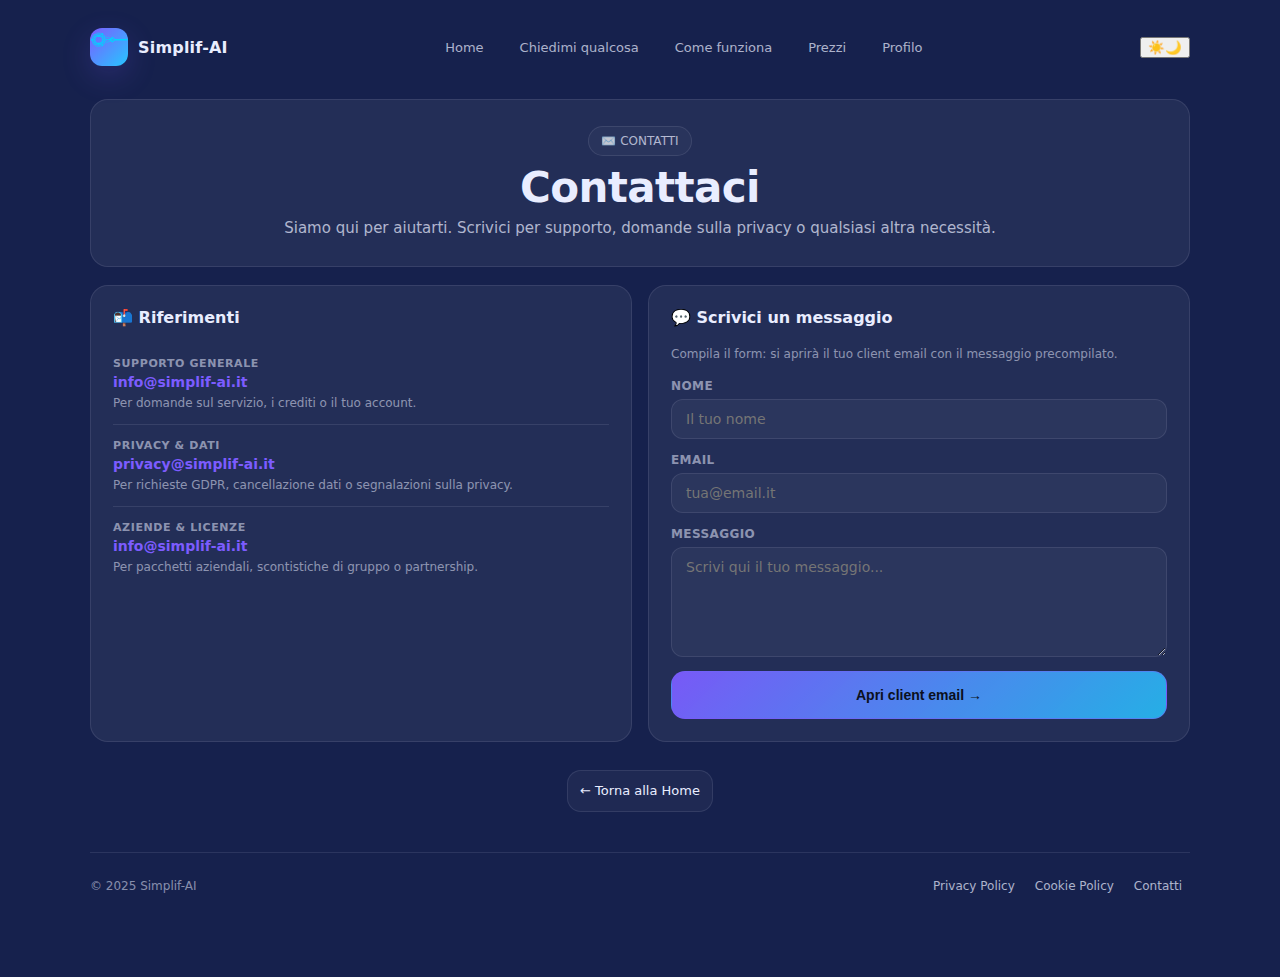
<file: contatti.html>
<!doctype html>
<html lang="it">
<head>
  <meta charset="utf-8" />
  <meta name="viewport" content="width=device-width,initial-scale=1" />
  <title>Contatti – Simplif-AI</title>
  <meta name="description" content="Contatta il team di Simplif-AI per domande, segnalazioni o collaborazioni. Siamo disponibili via email all'indirizzo info@simplif-ai.it." />
  <meta name="robots" content="index, follow" />
  <meta name="author" content="Simplif-AI" />
  <link rel="canonical" href="https://www.simplif-ai.it/contatti.html" />
  <link rel="icon" href="/favicon.svg" type="image/svg+xml" />
  <!-- Open Graph -->
  <meta property="og:type" content="website" />
  <meta property="og:url" content="https://www.simplif-ai.it/contatti.html" />
  <meta property="og:title" content="Contatti – Simplif-AI" />
  <meta property="og:description" content="Contatta il team di Simplif-AI per domande, segnalazioni o collaborazioni." />
  <meta property="og:site_name" content="Simplif-AI" />
  <meta property="og:locale" content="it_IT" />
  <meta property="og:image" content="https://www.simplif-ai.it/og-image.png" />
  <meta property="og:image:width" content="1200" />
  <meta property="og:image:height" content="630" />
  <meta property="og:image:alt" content="Contatta Simplif-AI" />
  <!-- Twitter Card -->
  <meta name="twitter:card" content="summary_large_image" />
  <meta name="twitter:title" content="Contatti – Simplif-AI" />
  <meta name="twitter:description" content="Contatta il team di Simplif-AI per domande, segnalazioni o collaborazioni." />
  <meta name="twitter:image" content="https://www.simplif-ai.it/og-image.png" />
  <!-- JSON-LD -->
  <script type="application/ld+json">
  {
    "@context": "https://schema.org",
    "@type": "ContactPage",
    "url": "https://www.simplif-ai.it/contatti.html",
    "name": "Contatti – Simplif-AI",
    "description": "Contatta il team di Simplif-AI per domande, segnalazioni o collaborazioni.",
    "isPartOf": { "@id": "https://www.simplif-ai.it/#website" },
    "about": { "@id": "https://www.simplif-ai.it/#organization" },
    "inLanguage": "it-IT"
  }
  </script>
  <link rel="stylesheet" href="/theme.css?v=2">

  <!-- FOUC prevention -->
  <script>
    (function(){
      if(localStorage.getItem('sai_theme')==='light')
        document.documentElement.setAttribute('data-theme','light');
    })();
  </script>

  <style>
    .contact-hero{
      text-align:center;
      padding:26px 18px;
    }

    .contact-grid{
      display:grid;
      grid-template-columns:1fr 1fr;
      gap:16px;
      margin-top:18px;
    }
    @media(max-width:680px){
      .contact-grid{ grid-template-columns:1fr; }
    }

    .contact-card{
      padding:22px;
    }
    .contact-card h2{
      margin:0 0 16px;
      font-size:16px;
      font-weight:900;
      display:flex;
      align-items:center;
      gap:10px;
    }
    .contact-item{
      display:flex;
      flex-direction:column;
      gap:4px;
      padding:14px 0;
      border-bottom:1px solid var(--border);
    }
    .contact-item:last-child{ border-bottom:none; }
    .contact-label{
      font-size:11px;
      font-weight:700;
      letter-spacing:.6px;
      text-transform:uppercase;
      color:var(--muted2);
    }
    .contact-link{
      font-size:14px;
      color:var(--accent);
      text-decoration:none;
      font-weight:600;
      transition:.15s ease;
    }
    .contact-link:hover{
      color:var(--accent2);
      text-decoration:underline;
    }

    /* Form */
    .form-card{
      padding:22px;
    }
    .form-card h2{
      margin:0 0 18px;
      font-size:16px;
      font-weight:900;
      display:flex;
      align-items:center;
      gap:10px;
    }
    .form-group{
      display:flex;
      flex-direction:column;
      gap:6px;
      margin-bottom:14px;
    }
    .form-group label{
      font-size:12px;
      font-weight:700;
      letter-spacing:.4px;
      text-transform:uppercase;
      color:var(--muted2);
    }
    .form-group input,
    .form-group textarea{
      background:rgba(255,255,255,.04);
      border:1px solid var(--border);
      border-radius:12px;
      padding:11px 14px;
      font-size:14px;
      color:var(--text);
      font-family:inherit;
      width:100%;
      transition:.15s ease;
      outline:none;
      resize:vertical;
    }
    html[data-theme="light"] .form-group input,
    html[data-theme="light"] .form-group textarea{
      background:rgba(255,255,255,.75);
      border-color:rgba(13,17,51,.15);
      color:#0d1133;
    }
    .form-group input:focus,
    .form-group textarea:focus{
      border-color:rgba(124,92,255,.5);
      background:rgba(124,92,255,.05);
    }
    .form-group textarea{
      min-height:110px;
    }
    .form-note{
      font-size:12px;
      color:var(--muted2);
      margin:0 0 16px;
      line-height:1.5;
    }
    .btn-send{
      width:100%;
      border-radius:14px;
      padding:13px;
      font-size:14px;
      font-weight:900;
      min-height:48px;
    }

    .back-row{
      text-align:center;
      margin:28px 0 6px;
    }
  </style>
</head>

<body>
  <div class="wrap">

    <header>
      <div class="brand">
        <div class="logo"><svg viewBox="0 0 52 32" fill="none" xmlns="http://www.w3.org/2000/svg" aria-hidden="true"><ellipse cx="12" cy="16" rx="9.5" ry="5.2" stroke="#00d4ff" stroke-width="1.25" opacity=".82"/><ellipse cx="12" cy="16" rx="9.5" ry="5.2" transform="rotate(36 12 16)" stroke="#00d4ff" stroke-width="1.15" opacity=".72"/><ellipse cx="12" cy="16" rx="9.5" ry="5.2" transform="rotate(72 12 16)" stroke="#00d4ff" stroke-width="1.1" opacity=".62"/><ellipse cx="12" cy="16" rx="9.5" ry="5.2" transform="rotate(108 12 16)" stroke="#00d4ff" stroke-width="1.1" opacity=".68"/><ellipse cx="12" cy="16" rx="9.5" ry="5.2" transform="rotate(144 12 16)" stroke="#00d4ff" stroke-width="1.2" opacity=".76"/><circle cx="12" cy="10.8" r="1.35" fill="#00d4ff"/><circle cx="2.5" cy="16" r="1.3" fill="#00d4ff" opacity=".9"/><circle cx="12" cy="21.2" r="1.3" fill="#00d4ff" opacity=".88"/><circle cx="17" cy="8.2" r="1.2" fill="#00d4ff" opacity=".82"/><circle cx="17" cy="23.8" r="1.2" fill="#00d4ff" opacity=".78"/><path d="M21.5 12.5 C25 12.5 28 14.2 30.5 16" stroke="#00d4ff" stroke-width="1.1" opacity=".72"/><path d="M21.5 19.5 C25 19.5 28 17.8 30.5 16" stroke="#00d4ff" stroke-width="1.1" opacity=".72"/><line x1="21.5" y1="16" x2="30.5" y2="16" stroke="#00d4ff" stroke-width="1.35" opacity=".88"/><path d="M30.5 13 L34 16 L30.5 19 L27 16 Z" stroke="#00d4ff" stroke-width="1.5" fill="none"/><line x1="34" y1="16" x2="50.5" y2="16" stroke="#00d4ff" stroke-width="2.2" stroke-linecap="round"/></svg></div>
        <div>
          <h1>Simplif-AI</h1>
        </div>
      </div>

      <nav id="mainNav">
        <a href="/index.html" data-nav="home">Home</a>
        <a href="/app.html" data-nav="app">Chiedimi qualcosa</a>
        <a href="/come-funziona.html" data-nav="how">Come funziona</a>
        <a href="/prezzi.html" data-nav="pricing">Prezzi</a>
        <a href="/profilo.html" data-nav="profile">Profilo</a>
      </nav>

      <div style="display:flex;align-items:center;gap:8px;">
        <button id="themeBtn" class="theme-btn" type="button" aria-label="Cambia tema"><span class="icon-sun">☀️</span><span class="icon-moon">🌙</span></button>
        <button class="nav-toggle" id="navToggle" type="button" aria-label="Apri menu">
          <span></span><span></span><span></span>
        </button>
      </div>
    </header>

    <div class="mobile-nav" id="mobileNav">
      <a href="/index.html">Home</a>
      <a href="/app.html">Chiedimi qualcosa</a>
      <a href="/come-funziona.html">Come funziona</a>
      <a href="/prezzi.html">Prezzi</a>
      <a href="/profilo.html">Profilo</a>
    </div>

    <!-- HERO -->
    <div class="card">
      <div class="card-inner contact-hero">
        <span class="pilltag">✉️ CONTATTI</span>
        <div class="h1">Contattaci</div>
        <p class="sub">Siamo qui per aiutarti. Scrivici per supporto, domande sulla privacy o qualsiasi altra necessità.</p>
      </div>
    </div>

    <!-- GRID: info + form -->
    <div class="contact-grid">

      <!-- Riferimenti email -->
      <div class="card contact-card">
        <h2>📬 Riferimenti</h2>

        <div class="contact-item">
          <span class="contact-label">Supporto generale</span>
          <a class="contact-link" href="mailto:info@simplif-ai.it">info@simplif-ai.it</a>
          <span style="font-size:12px;color:var(--muted2);margin-top:2px;">Per domande sul servizio, i crediti o il tuo account.</span>
        </div>

        <div class="contact-item">
          <span class="contact-label">Privacy &amp; Dati</span>
          <a class="contact-link" href="mailto:privacy@simplif-ai.it">privacy@simplif-ai.it</a>
          <span style="font-size:12px;color:var(--muted2);margin-top:2px;">Per richieste GDPR, cancellazione dati o segnalazioni sulla privacy.</span>
        </div>

        <div class="contact-item">
          <span class="contact-label">Aziende &amp; Licenze</span>
          <a class="contact-link" href="mailto:info@simplif-ai.it">info@simplif-ai.it</a>
          <span style="font-size:12px;color:var(--muted2);margin-top:2px;">Per pacchetti aziendali, scontistiche di gruppo o partnership.</span>
        </div>
      </div>

      <!-- Form di contatto -->
      <div class="card form-card">
        <h2>💬 Scrivici un messaggio</h2>
        <p class="form-note">Compila il form: si aprirà il tuo client email con il messaggio precompilato.</p>

        <form id="contactForm" novalidate>
          <div class="form-group">
            <label for="contactName">Nome</label>
            <input type="text" id="contactName" placeholder="Il tuo nome" autocomplete="name" />
          </div>
          <div class="form-group">
            <label for="contactEmail">Email</label>
            <input type="email" id="contactEmail" placeholder="tua@email.it" autocomplete="email" />
          </div>
          <div class="form-group">
            <label for="contactMsg">Messaggio</label>
            <textarea id="contactMsg" placeholder="Scrivi qui il tuo messaggio..."></textarea>
          </div>

          <button type="submit" class="btn btn-primary btn-send">Apri client email →</button>
        </form>
      </div>

    </div>

    <!-- Torna alla home -->
    <div class="back-row">
      <a href="/index.html" class="btn">← Torna alla Home</a>
    </div>

    <footer class="site-footer">
      <span>© 2025 Simplif-AI</span>
      <div class="footer-links">
        <a href="/privacy-policy.html">Privacy Policy</a>
        <a href="/cookies-policy.html">Cookie Policy</a>
        <a href="/contatti.html">Contatti</a>
      </div>
    </footer>

  </div>

  <script>
    // Contact form → mailto
    document.getElementById('contactForm').addEventListener('submit', function(e){
      e.preventDefault();
      const name    = document.getElementById('contactName').value.trim();
      const email   = document.getElementById('contactEmail').value.trim();
      const message = document.getElementById('contactMsg').value.trim();

      const subject = encodeURIComponent('Contatto dal sito – ' + (name || 'Utente'));
      const body    = encodeURIComponent(
        (name  ? 'Nome: ' + name + '\n'  : '') +
        (email ? 'Email: ' + email + '\n': '') +
        '\nMessaggio:\n' + (message || '')
      );

      window.location.href = 'mailto:info@simplif-ai.it?subject=' + subject + '&body=' + body;
    });
  </script>
  <script src="/shared.js?v=2" defer></script>
</body>
</html>
</file>
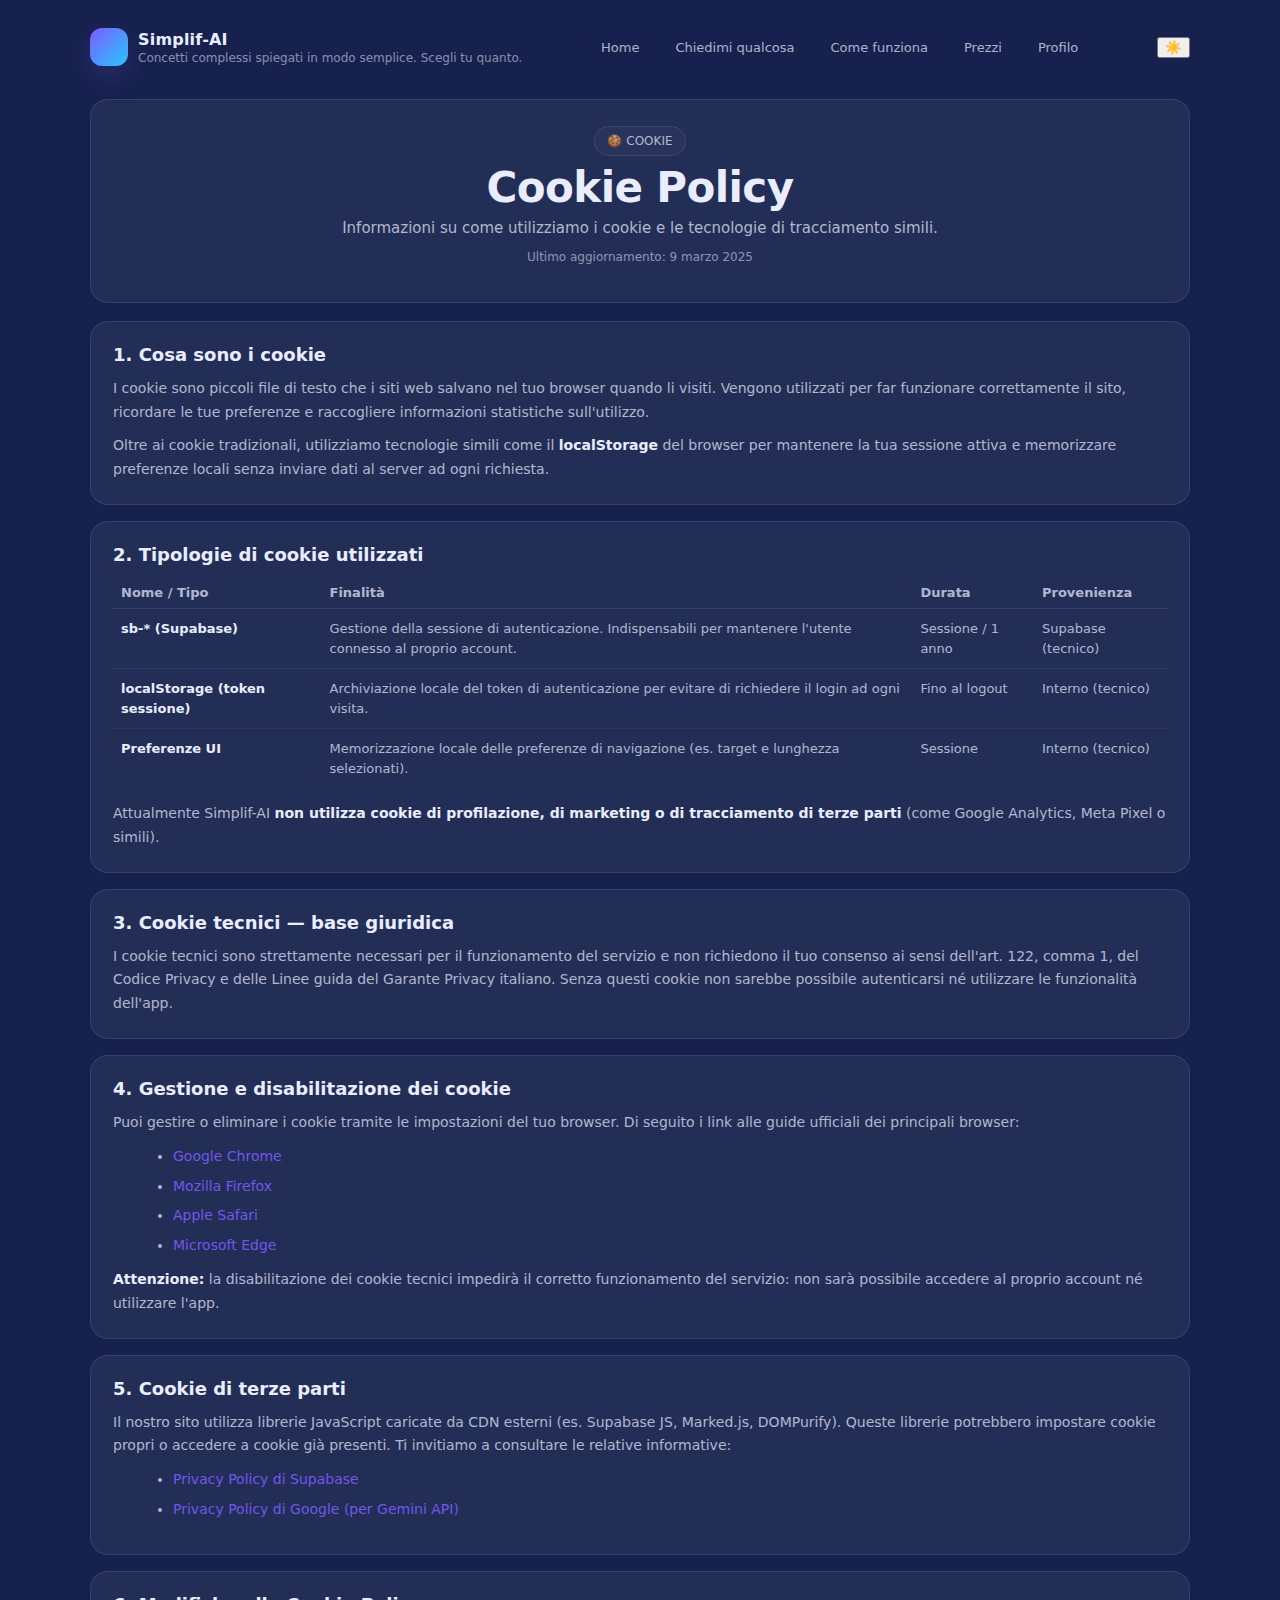
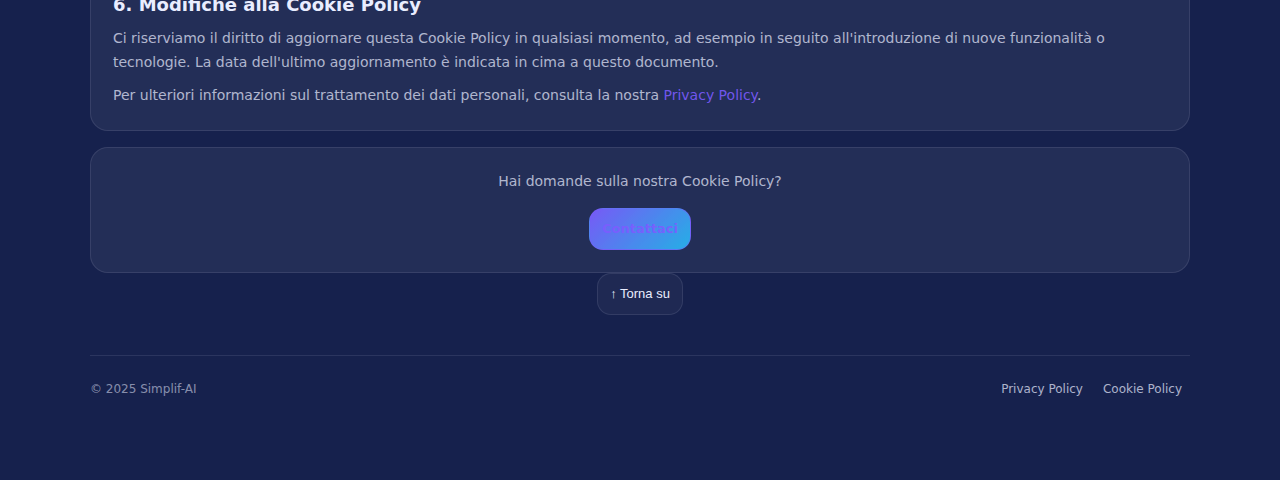
<file: cookies-policy.html>
<!doctype html>
<html lang="it">
<head>
  <meta charset="utf-8" />
  <meta name="viewport" content="width=device-width,initial-scale=1" />
  <title>Cookie Policy – Simplif-AI</title>
  <link rel="stylesheet" href="/theme.css">

  <!-- FOUC prevention -->
  <script>
    (function(){
      if(localStorage.getItem('sai_theme')==='light')
        document.documentElement.setAttribute('data-theme','light');
    })();
  </script>

  <style>
    .policy-hero{ text-align:center; padding:26px 18px; }
    .policy-content{ margin-top:18px; display:flex; flex-direction:column; gap:16px; }

    .policy-section{ padding:22px; }
    .policy-section h2{
      margin:0 0 12px;
      font-size:18px;
      font-weight:900;
      display:flex; align-items:center; gap:10px;
    }
    .policy-section p{
      color:var(--muted);
      font-size:14px;
      line-height:1.7;
      margin:0 0 10px;
    }
    .policy-section p:last-child{ margin-bottom:0; }
    .policy-section ul{
      margin:8px 0 10px 20px;
      color:var(--muted);
      font-size:14px;
      line-height:1.7;
      display:flex;
      flex-direction:column;
      gap:6px;
    }
    .policy-section a{ color:rgba(124,92,255,.9); text-decoration:none; }
    .policy-section a:hover{ text-decoration:underline; }

    .cookie-table-wrap{
      overflow-x:auto;
      -webkit-overflow-scrolling:touch;
      margin-top:12px;
      /* evita che la tabella sfori il padding del card */
      margin-left:-2px;
      margin-right:-2px;
    }
    .cookie-table{
      width:100%;
      min-width:480px;
      border-collapse:collapse;
      font-size:13px;
    }
    .cookie-table th{
      text-align:left;
      color:var(--muted);
      font-weight:600;
      padding:8px 10px;
      border-bottom:1px solid var(--border);
      white-space:nowrap;
    }
    .cookie-table td{
      padding:10px;
      border-bottom:1px solid rgba(255,255,255,.05);
      color:var(--muted);
      vertical-align:top;
      line-height:1.5;
    }
    .cookie-table td:first-child{ color:var(--text); font-weight:700; }
    .cookie-table tr:last-child td{ border-bottom:none; }

    /* ── Stacking su schermi < 600px ── */
    @media(max-width:600px){
      .cookie-table-wrap{ margin-left:0; margin-right:0; }
      .cookie-table,
      .cookie-table thead,
      .cookie-table tbody,
      .cookie-table th,
      .cookie-table td,
      .cookie-table tr{ display:block; }

      .cookie-table thead{ display:none; }

      .cookie-table tr{
        margin-bottom:16px;
        border:1px solid var(--border);
        border-radius:10px;
        overflow:hidden;
      }
      .cookie-table tr:last-child{ margin-bottom:0; }

      .cookie-table td{
        padding:8px 12px;
        border-bottom:1px solid rgba(255,255,255,.05);
        position:relative;
      }
      .cookie-table td:last-child{ border-bottom:none; }

      /* etichetta di colonna inline */
      .cookie-table td::before{
        content:attr(data-label);
        display:block;
        font-size:10px;
        font-weight:700;
        text-transform:uppercase;
        letter-spacing:.05em;
        color:var(--muted2, var(--muted));
        margin-bottom:3px;
      }
      .cookie-table td:first-child{ color:var(--text); font-weight:700; }
    }

    .update-date{
      text-align:center;
      color:var(--muted2);
      font-size:12px;
      margin-top:10px;
    }
  </style>
</head>

<body>
  <div class="wrap">

    <header>
      <div class="brand">
        <div class="logo"></div>
        <div>
          <h1>Simplif-AI</h1>
          <span>Concetti complessi spiegati in modo semplice. Scegli tu quanto.</span>
        </div>
      </div>

      <nav id="mainNav">
        <a href="/index.html" data-nav="home">Home</a>
        <a href="/app.html" data-nav="app">Chiedimi qualcosa</a>
        <a href="/come-funziona.html" data-nav="how">Come funziona</a>
        <a href="/prezzi.html" data-nav="pricing">Prezzi</a>
        <a href="/profilo.html" data-nav="profile">Profilo</a>
      </nav>

      <div style="display:flex;align-items:center;gap:8px;">
        <button id="themeBtn" class="theme-btn" type="button" aria-label="Cambia tema">☀️</button>
        <button class="nav-toggle" id="navToggle" type="button" aria-label="Apri menu">
          <span></span><span></span><span></span>
        </button>
      </div>
    </header>

    <div class="mobile-nav" id="mobileNav">
      <a href="/index.html">Home</a>
      <a href="/app.html">Chiedimi qualcosa</a>
      <a href="/come-funziona.html">Come funziona</a>
      <a href="/prezzi.html">Prezzi</a>
      <a href="/profilo.html">Profilo</a>
    </div>

    <!-- HERO -->
    <div class="card">
      <div class="card-inner policy-hero">
        <span class="pilltag">🍪 COOKIE</span>
        <div class="h1">Cookie Policy</div>
        <p class="sub">Informazioni su come utilizziamo i cookie e le tecnologie di tracciamento simili.</p>
        <p class="update-date">Ultimo aggiornamento: 9 marzo 2025</p>
      </div>
    </div>

    <div class="policy-content">

      <div class="card policy-section">
        <h2>1. Cosa sono i cookie</h2>
        <p>I cookie sono piccoli file di testo che i siti web salvano nel tuo browser quando li visiti. Vengono utilizzati per far funzionare correttamente il sito, ricordare le tue preferenze e raccogliere informazioni statistiche sull'utilizzo.</p>
        <p>Oltre ai cookie tradizionali, utilizziamo tecnologie simili come il <strong style="color:var(--text);">localStorage</strong> del browser per mantenere la tua sessione attiva e memorizzare preferenze locali senza inviare dati al server ad ogni richiesta.</p>
      </div>

      <div class="card policy-section">
        <h2>2. Tipologie di cookie utilizzati</h2>

        <div class="cookie-table-wrap">
        <table class="cookie-table">
          <thead>
            <tr>
              <th>Nome / Tipo</th>
              <th>Finalità</th>
              <th>Durata</th>
              <th>Provenienza</th>
            </tr>
          </thead>
          <tbody>
            <tr>
              <td data-label="Nome / Tipo">sb-* (Supabase)</td>
              <td data-label="Finalità">Gestione della sessione di autenticazione. Indispensabili per mantenere l'utente connesso al proprio account.</td>
              <td data-label="Durata">Sessione / 1 anno</td>
              <td data-label="Provenienza">Supabase (tecnico)</td>
            </tr>
            <tr>
              <td data-label="Nome / Tipo">localStorage (token sessione)</td>
              <td data-label="Finalità">Archiviazione locale del token di autenticazione per evitare di richiedere il login ad ogni visita.</td>
              <td data-label="Durata">Fino al logout</td>
              <td data-label="Provenienza">Interno (tecnico)</td>
            </tr>
            <tr>
              <td data-label="Nome / Tipo">Preferenze UI</td>
              <td data-label="Finalità">Memorizzazione locale delle preferenze di navigazione (es. target e lunghezza selezionati).</td>
              <td data-label="Durata">Sessione</td>
              <td data-label="Provenienza">Interno (tecnico)</td>
            </tr>
          </tbody>
        </table>
        </div>

        <p style="margin-top:14px;">Attualmente Simplif-AI <strong style="color:var(--text);">non utilizza cookie di profilazione, di marketing o di tracciamento di terze parti</strong> (come Google Analytics, Meta Pixel o simili).</p>
      </div>

      <div class="card policy-section">
        <h2>3. Cookie tecnici — base giuridica</h2>
        <p>I cookie tecnici sono strettamente necessari per il funzionamento del servizio e non richiedono il tuo consenso ai sensi dell'art. 122, comma 1, del Codice Privacy e delle Linee guida del Garante Privacy italiano. Senza questi cookie non sarebbe possibile autenticarsi né utilizzare le funzionalità dell'app.</p>
      </div>

      <div class="card policy-section">
        <h2>4. Gestione e disabilitazione dei cookie</h2>
        <p>Puoi gestire o eliminare i cookie tramite le impostazioni del tuo browser. Di seguito i link alle guide ufficiali dei principali browser:</p>
        <ul>
          <li><a href="https://support.google.com/chrome/answer/95647" target="_blank" rel="noopener">Google Chrome</a></li>
          <li><a href="https://support.mozilla.org/it/kb/Eliminare%20i%20cookie" target="_blank" rel="noopener">Mozilla Firefox</a></li>
          <li><a href="https://support.apple.com/it-it/guide/safari/sfri11471/mac" target="_blank" rel="noopener">Apple Safari</a></li>
          <li><a href="https://support.microsoft.com/it-it/microsoft-edge/eliminare-i-cookie-in-microsoft-edge-63947406-40ac-c3b8-57b9-2a946a29ae09" target="_blank" rel="noopener">Microsoft Edge</a></li>
        </ul>
        <p><strong style="color:var(--text);">Attenzione:</strong> la disabilitazione dei cookie tecnici impedirà il corretto funzionamento del servizio: non sarà possibile accedere al proprio account né utilizzare l'app.</p>
      </div>

      <div class="card policy-section">
        <h2>5. Cookie di terze parti</h2>
        <p>Il nostro sito utilizza librerie JavaScript caricate da CDN esterni (es. Supabase JS, Marked.js, DOMPurify). Queste librerie potrebbero impostare cookie propri o accedere a cookie già presenti. Ti invitiamo a consultare le relative informative:</p>
        <ul>
          <li><a href="https://supabase.com/privacy" target="_blank" rel="noopener">Privacy Policy di Supabase</a></li>
          <li><a href="https://policies.google.com/privacy" target="_blank" rel="noopener">Privacy Policy di Google (per Gemini API)</a></li>
        </ul>
      </div>

      <div class="card policy-section">
        <h2>6. Modifiche alla Cookie Policy</h2>
        <p>Ci riserviamo il diritto di aggiornare questa Cookie Policy in qualsiasi momento, ad esempio in seguito all'introduzione di nuove funzionalità o tecnologie. La data dell'ultimo aggiornamento è indicata in cima a questo documento.</p>
        <p>Per ulteriori informazioni sul trattamento dei dati personali, consulta la nostra <a href="/privacy-policy.html">Privacy Policy</a>.</p>
      </div>

      <div class="card policy-section" style="text-align:center;">
        <p style="color:var(--muted); font-size:14px; margin:0 0 14px;">Hai domande sulla nostra Cookie Policy?</p>
        <a href="mailto:privacy@simplif-ai.com" class="btn btn-primary">Contattaci</a>
      </div>

    </div>

    <div style="text-align:center; margin-bottom:16px;">
      <button class="btn" onclick="window.scrollTo({top:0,behavior:'smooth'})" style="font-size:13px;">↑ Torna su</button>
    </div>

    <footer class="site-footer">
      <span>© 2025 Simplif-AI</span>
      <div class="footer-links">
        <a href="/privacy-policy.html">Privacy Policy</a>
        <a href="/cookies-policy.html">Cookie Policy</a>
      </div>
    </footer>
  </div>

  <script>
    (function(){
      const toggle = document.getElementById("navToggle");
      const mobileNav = document.getElementById("mobileNav");
      if(!toggle || !mobileNav) return;
      toggle.addEventListener("click", () => document.body.classList.toggle("nav-open"));
      mobileNav.querySelectorAll("a").forEach(a => a.addEventListener("click", () => document.body.classList.remove("nav-open")));
    })();

    (function(){
      const h = document.querySelector('header');
      if(h) window.addEventListener('scroll', () => h.classList.toggle('scrolled', window.scrollY > 10), { passive: true });
    })();

    // ── Dark/Light Theme ──
    (function(){
      const btn = document.getElementById('themeBtn');
      if(!btn) return;
      function applyTheme(dark){
        if(dark){ document.documentElement.removeAttribute('data-theme'); }
        else     { document.documentElement.setAttribute('data-theme','light'); }
        btn.textContent = dark ? '☀️' : '🌙';
        localStorage.setItem('sai_theme', dark ? 'dark' : 'light');
      }
      let isDark = localStorage.getItem('sai_theme') !== 'light';
      applyTheme(isDark);
      btn.addEventListener('click', () => { isDark = !isDark; applyTheme(isDark); });
    })();
  </script>
</body>
</html>
</file>
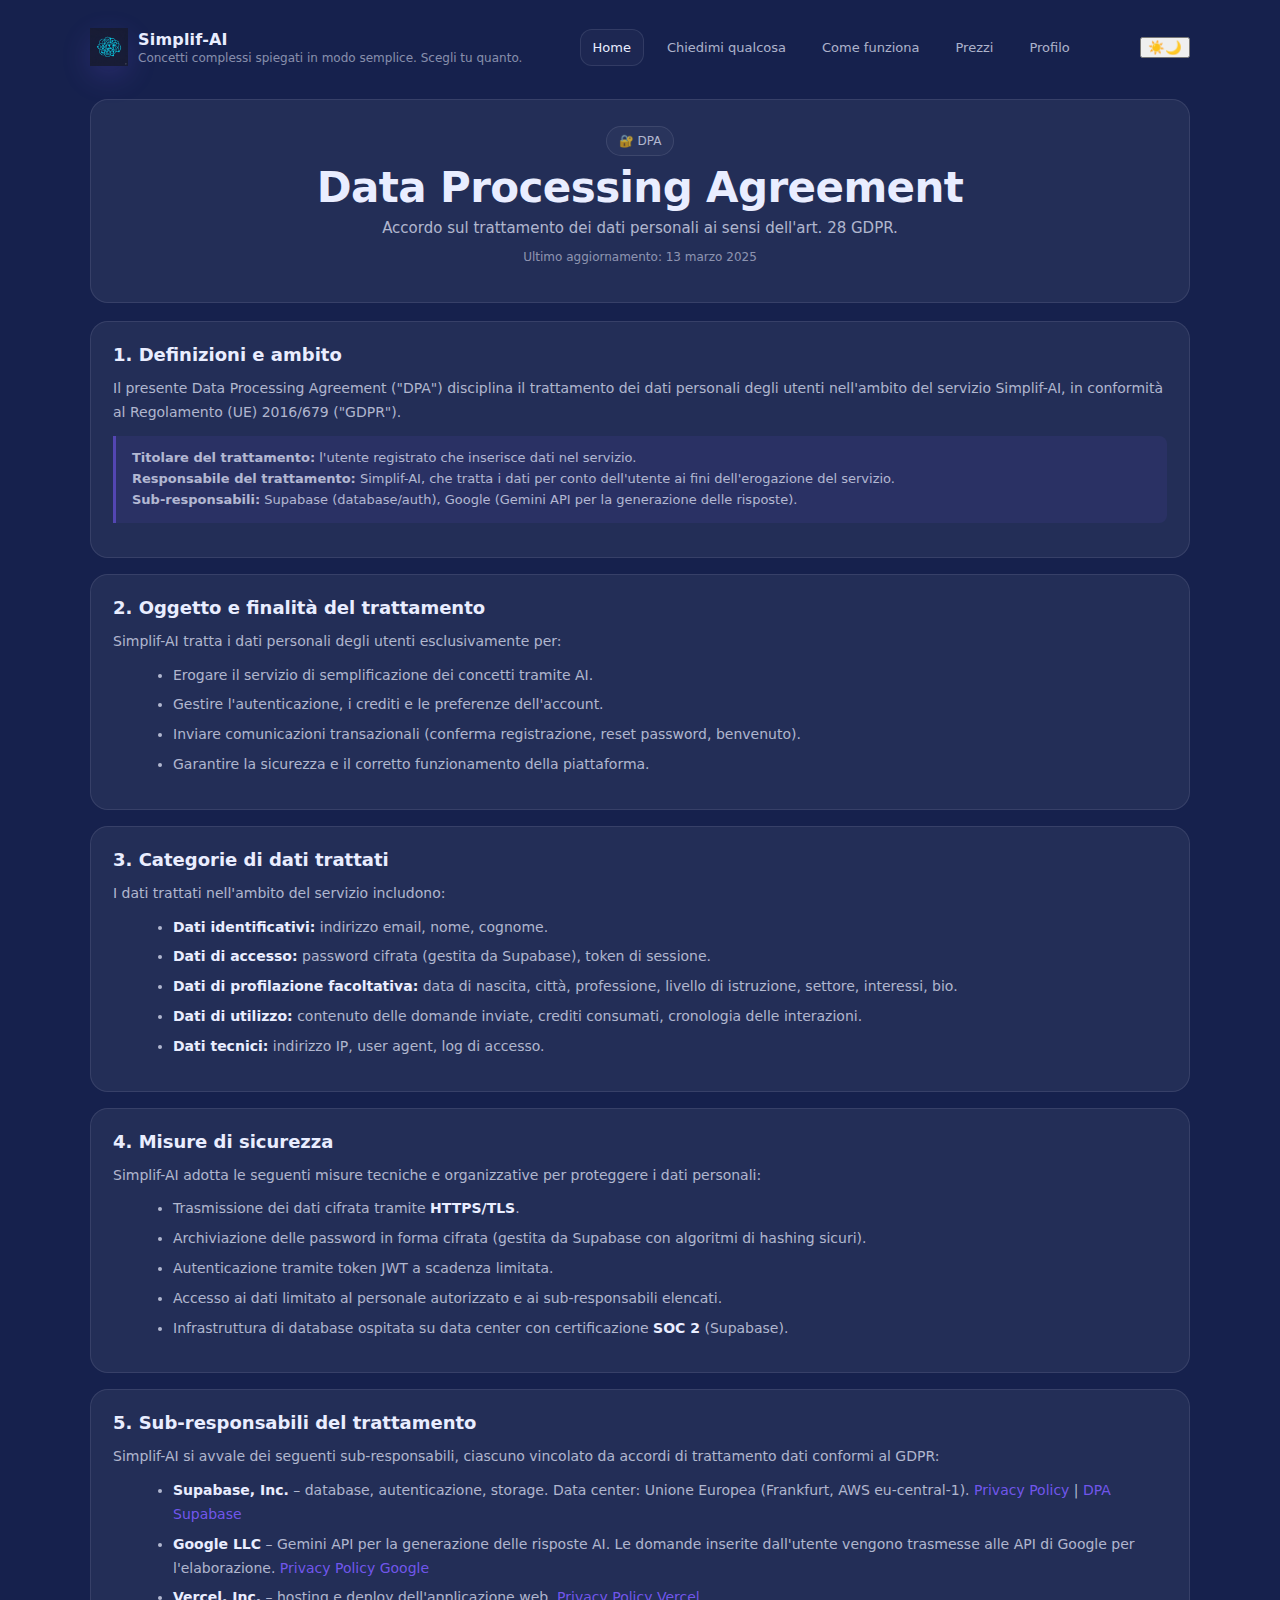
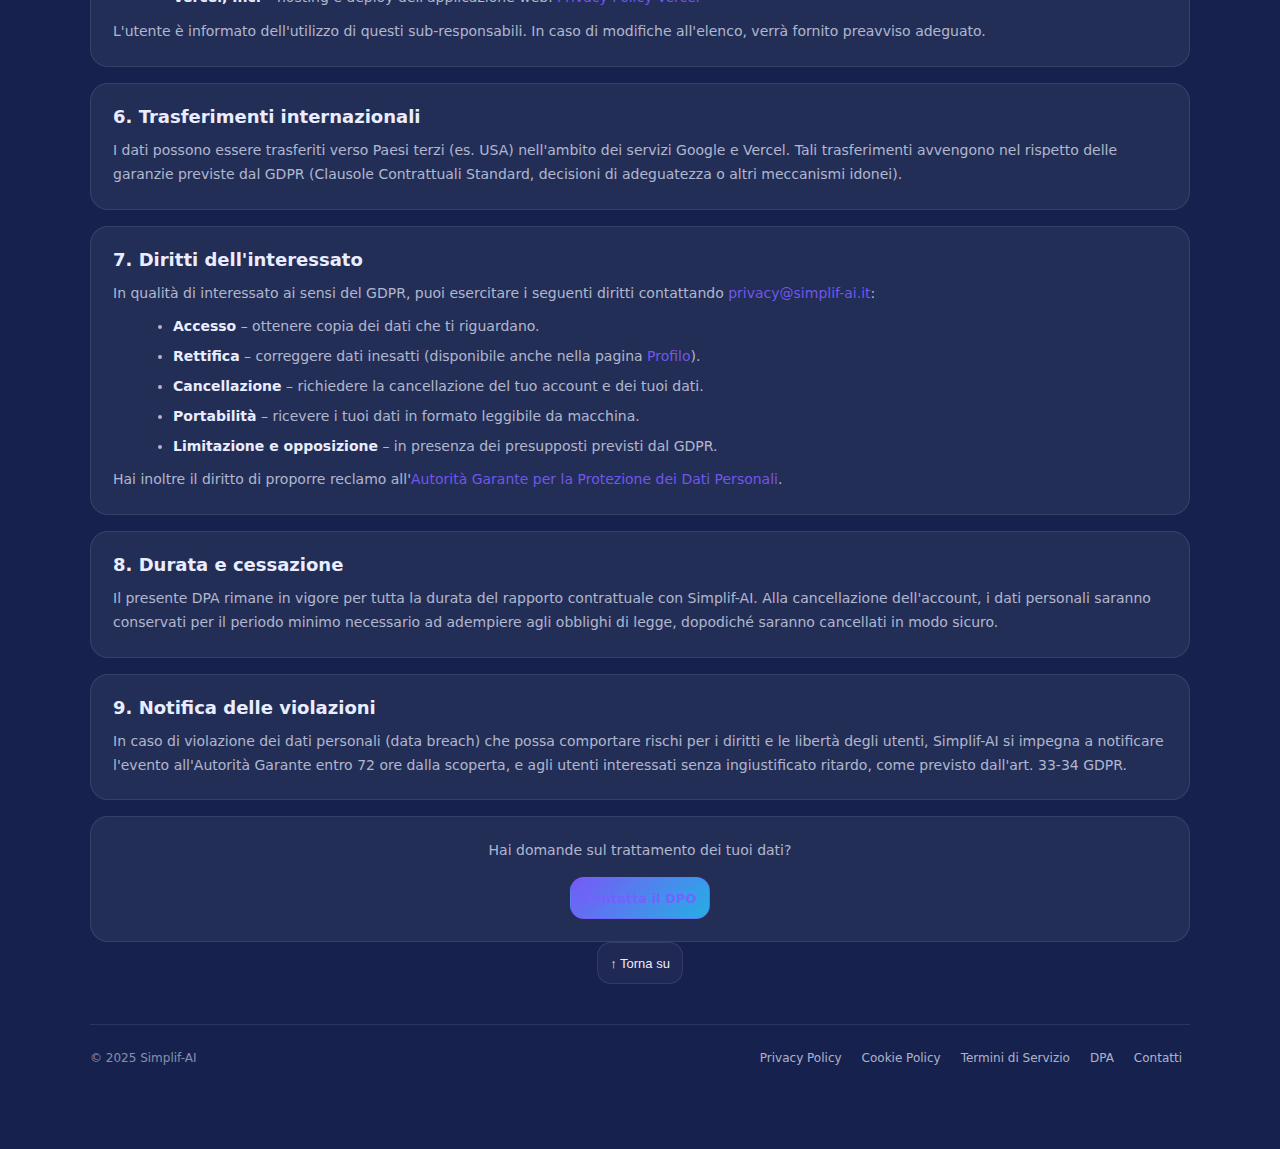
<file: dpa.html>
<!doctype html>
<html lang="it">
<head>
  <meta charset="utf-8" />
  <meta name="viewport" content="width=device-width,initial-scale=1" />
  <title>DPA – Accordo sul Trattamento dei Dati – Simplif-AI</title>
  <meta name="description" content="Data Processing Agreement (DPA) di Simplif-AI: come trattiamo i tuoi dati personali in qualità di responsabile del trattamento, nel rispetto del GDPR." />
  <meta name="robots" content="index, follow" />
  <meta name="author" content="Simplif-AI" />
  <link rel="canonical" href="https://www.simplif-ai.it/dpa.html" />
  <link rel="icon" href="/favicon.svg" type="image/svg+xml" />
  <!-- Open Graph -->
  <meta property="og:type" content="website" />
  <meta property="og:url" content="https://www.simplif-ai.it/dpa.html" />
  <meta property="og:title" content="DPA – Accordo sul Trattamento dei Dati – Simplif-AI" />
  <meta property="og:description" content="Data Processing Agreement (DPA) di Simplif-AI nel rispetto del GDPR." />
  <meta property="og:site_name" content="Simplif-AI" />
  <meta property="og:locale" content="it_IT" />
  <meta property="og:image" content="https://www.simplif-ai.it/og-image.png?v=2" />
  <meta property="og:image:width" content="1200" />
  <meta property="og:image:height" content="630" />
  <meta property="og:image:alt" content="Simplif-AI – Data Processing Agreement" />
  <!-- Twitter Card -->
  <meta name="twitter:card" content="summary_large_image" />
  <meta name="twitter:title" content="DPA – Accordo sul Trattamento dei Dati – Simplif-AI" />
  <meta name="twitter:description" content="Data Processing Agreement (DPA) di Simplif-AI: come trattiamo i tuoi dati personali in qualità di responsabile del trattamento, nel rispetto del GDPR." />
  <meta name="twitter:image" content="https://www.simplif-ai.it/og-image.png?v=2" />
  <!-- JSON-LD -->
  <script type="application/ld+json">
  {
    "@context": "https://schema.org",
    "@type": "WebPage",
    "url": "https://www.simplif-ai.it/dpa.html",
    "name": "DPA – Accordo sul Trattamento dei Dati – Simplif-AI",
    "description": "Data Processing Agreement (DPA) di Simplif-AI nel rispetto del GDPR.",
    "isPartOf": { "@id": "https://www.simplif-ai.it/#website" },
    "inLanguage": "it-IT"
  }
  </script>
  <link rel="stylesheet" href="/theme.css?v=2">

  <!-- FOUC prevention -->
  <script>
    (function(){
      if(localStorage.getItem('sai_theme')==='light')
        document.documentElement.setAttribute('data-theme','light');
    })();
  </script>

  <style>
    .policy-hero{ text-align:center; padding:26px 18px; }
    .policy-content{ margin-top:18px; display:flex; flex-direction:column; gap:16px; }

    .policy-section{ padding:22px; }
    .policy-section h2{
      margin:0 0 12px;
      font-size:18px;
      font-weight:900;
      display:flex; align-items:center; gap:10px;
    }
    .policy-section p{
      color:var(--muted);
      font-size:14px;
      line-height:1.7;
      margin:0 0 10px;
    }
    .policy-section p:last-child{ margin-bottom:0; }
    .policy-section ul{
      margin:8px 0 10px 20px;
      color:var(--muted);
      font-size:14px;
      line-height:1.7;
      display:flex;
      flex-direction:column;
      gap:6px;
    }
    .policy-section a{ color:rgba(124,92,255,.9); text-decoration:none; }
    .policy-section a:hover{ text-decoration:underline; }
    .update-date{
      text-align:center;
      color:var(--muted2);
      font-size:12px;
      margin-top:10px;
    }
    .dpa-highlight{
      background: rgba(124,92,255,.08);
      border-left: 3px solid rgba(124,92,255,.5);
      border-radius: 0 8px 8px 0;
      padding: 12px 16px;
      margin: 12px 0;
      font-size: 13px;
      color: var(--muted);
      line-height: 1.6;
    }
  </style>
</head>

<body>
  <div class="wrap">

    <header>
      <div class="brand">
        <div class="logo"><img src="/logo-icon.png" alt="Simplif-AI" width="38" height="38" /></div>
        <div>
          <h1>Simplif-AI</h1>
          <span>Concetti complessi spiegati in modo semplice. Scegli tu quanto.</span>
        </div>
      </div>

      <nav id="mainNav">
        <a href="/index.html" data-nav="home">Home</a>
        <a href="/app.html" data-nav="app">Chiedimi qualcosa</a>
        <a href="/come-funziona.html" data-nav="how">Come funziona</a>
        <a href="/prezzi.html" data-nav="pricing">Prezzi</a>
        <a href="/profilo.html" data-nav="profile">Profilo</a>
      </nav>

      <div style="display:flex;align-items:center;gap:8px;">
        <button id="themeBtn" class="theme-btn" type="button" aria-label="Cambia tema"><span class="icon-sun">☀️</span><span class="icon-moon">🌙</span></button>
        <button class="nav-toggle" id="navToggle" type="button" aria-label="Apri menu">
          <span></span><span></span><span></span>
        </button>
      </div>
    </header>

    <div class="mobile-nav" id="mobileNav">
      <a href="/index.html">Home</a>
      <a href="/app.html">Chiedimi qualcosa</a>
      <a href="/come-funziona.html">Come funziona</a>
      <a href="/prezzi.html">Prezzi</a>
      <a href="/profilo.html">Profilo</a>
    </div>

    <!-- HERO -->
    <div class="card">
      <div class="card-inner policy-hero">
        <span class="pilltag">🔐 DPA</span>
        <div class="h1">Data Processing Agreement</div>
        <p class="sub">Accordo sul trattamento dei dati personali ai sensi dell'art. 28 GDPR.</p>
        <p class="update-date">Ultimo aggiornamento: 13 marzo 2025</p>
      </div>
    </div>

    <div class="policy-content">

      <div class="card policy-section">
        <h2>1. Definizioni e ambito</h2>
        <p>Il presente Data Processing Agreement ("DPA") disciplina il trattamento dei dati personali degli utenti nell'ambito del servizio Simplif-AI, in conformità al Regolamento (UE) 2016/679 ("GDPR").</p>
        <div class="dpa-highlight">
          <strong>Titolare del trattamento:</strong> l'utente registrato che inserisce dati nel servizio.<br>
          <strong>Responsabile del trattamento:</strong> Simplif-AI, che tratta i dati per conto dell'utente ai fini dell'erogazione del servizio.<br>
          <strong>Sub-responsabili:</strong> Supabase (database/auth), Google (Gemini API per la generazione delle risposte).
        </div>
      </div>

      <div class="card policy-section">
        <h2>2. Oggetto e finalità del trattamento</h2>
        <p>Simplif-AI tratta i dati personali degli utenti esclusivamente per:</p>
        <ul>
          <li>Erogare il servizio di semplificazione dei concetti tramite AI.</li>
          <li>Gestire l'autenticazione, i crediti e le preferenze dell'account.</li>
          <li>Inviare comunicazioni transazionali (conferma registrazione, reset password, benvenuto).</li>
          <li>Garantire la sicurezza e il corretto funzionamento della piattaforma.</li>
        </ul>
      </div>

      <div class="card policy-section">
        <h2>3. Categorie di dati trattati</h2>
        <p>I dati trattati nell'ambito del servizio includono:</p>
        <ul>
          <li><strong style="color:var(--text);">Dati identificativi:</strong> indirizzo email, nome, cognome.</li>
          <li><strong style="color:var(--text);">Dati di accesso:</strong> password cifrata (gestita da Supabase), token di sessione.</li>
          <li><strong style="color:var(--text);">Dati di profilazione facoltativa:</strong> data di nascita, città, professione, livello di istruzione, settore, interessi, bio.</li>
          <li><strong style="color:var(--text);">Dati di utilizzo:</strong> contenuto delle domande inviate, crediti consumati, cronologia delle interazioni.</li>
          <li><strong style="color:var(--text);">Dati tecnici:</strong> indirizzo IP, user agent, log di accesso.</li>
        </ul>
      </div>

      <div class="card policy-section">
        <h2>4. Misure di sicurezza</h2>
        <p>Simplif-AI adotta le seguenti misure tecniche e organizzative per proteggere i dati personali:</p>
        <ul>
          <li>Trasmissione dei dati cifrata tramite <strong style="color:var(--text);">HTTPS/TLS</strong>.</li>
          <li>Archiviazione delle password in forma cifrata (gestita da Supabase con algoritmi di hashing sicuri).</li>
          <li>Autenticazione tramite token JWT a scadenza limitata.</li>
          <li>Accesso ai dati limitato al personale autorizzato e ai sub-responsabili elencati.</li>
          <li>Infrastruttura di database ospitata su data center con certificazione <strong style="color:var(--text);">SOC 2</strong> (Supabase).</li>
        </ul>
      </div>

      <div class="card policy-section">
        <h2>5. Sub-responsabili del trattamento</h2>
        <p>Simplif-AI si avvale dei seguenti sub-responsabili, ciascuno vincolato da accordi di trattamento dati conformi al GDPR:</p>
        <ul>
          <li>
            <strong style="color:var(--text);">Supabase, Inc.</strong> – database, autenticazione, storage.
            Data center: Unione Europea (Frankfurt, AWS eu-central-1).
            <a href="https://supabase.com/privacy" target="_blank" rel="noopener">Privacy Policy</a> |
            <a href="https://supabase.com/dpa" target="_blank" rel="noopener">DPA Supabase</a>
          </li>
          <li>
            <strong style="color:var(--text);">Google LLC</strong> – Gemini API per la generazione delle risposte AI.
            Le domande inserite dall'utente vengono trasmesse alle API di Google per l'elaborazione.
            <a href="https://policies.google.com/privacy" target="_blank" rel="noopener">Privacy Policy Google</a>
          </li>
          <li>
            <strong style="color:var(--text);">Vercel, Inc.</strong> – hosting e deploy dell'applicazione web.
            <a href="https://vercel.com/legal/privacy-policy" target="_blank" rel="noopener">Privacy Policy Vercel</a>
          </li>
        </ul>
        <p>L'utente è informato dell'utilizzo di questi sub-responsabili. In caso di modifiche all'elenco, verrà fornito preavviso adeguato.</p>
      </div>

      <div class="card policy-section">
        <h2>6. Trasferimenti internazionali</h2>
        <p>I dati possono essere trasferiti verso Paesi terzi (es. USA) nell'ambito dei servizi Google e Vercel. Tali trasferimenti avvengono nel rispetto delle garanzie previste dal GDPR (Clausole Contrattuali Standard, decisioni di adeguatezza o altri meccanismi idonei).</p>
      </div>

      <div class="card policy-section">
        <h2>7. Diritti dell'interessato</h2>
        <p>In qualità di interessato ai sensi del GDPR, puoi esercitare i seguenti diritti contattando <a href="mailto:privacy@simplif-ai.it">privacy@simplif-ai.it</a>:</p>
        <ul>
          <li><strong style="color:var(--text);">Accesso</strong> – ottenere copia dei dati che ti riguardano.</li>
          <li><strong style="color:var(--text);">Rettifica</strong> – correggere dati inesatti (disponibile anche nella pagina <a href="/profilo.html">Profilo</a>).</li>
          <li><strong style="color:var(--text);">Cancellazione</strong> – richiedere la cancellazione del tuo account e dei tuoi dati.</li>
          <li><strong style="color:var(--text);">Portabilità</strong> – ricevere i tuoi dati in formato leggibile da macchina.</li>
          <li><strong style="color:var(--text);">Limitazione e opposizione</strong> – in presenza dei presupposti previsti dal GDPR.</li>
        </ul>
        <p>Hai inoltre il diritto di proporre reclamo all'<a href="https://www.garanteprivacy.it" target="_blank" rel="noopener">Autorità Garante per la Protezione dei Dati Personali</a>.</p>
      </div>

      <div class="card policy-section">
        <h2>8. Durata e cessazione</h2>
        <p>Il presente DPA rimane in vigore per tutta la durata del rapporto contrattuale con Simplif-AI. Alla cancellazione dell'account, i dati personali saranno conservati per il periodo minimo necessario ad adempiere agli obblighi di legge, dopodiché saranno cancellati in modo sicuro.</p>
      </div>

      <div class="card policy-section">
        <h2>9. Notifica delle violazioni</h2>
        <p>In caso di violazione dei dati personali (data breach) che possa comportare rischi per i diritti e le libertà degli utenti, Simplif-AI si impegna a notificare l'evento all'Autorità Garante entro 72 ore dalla scoperta, e agli utenti interessati senza ingiustificato ritardo, come previsto dall'art. 33-34 GDPR.</p>
      </div>

      <div class="card policy-section" style="text-align:center;">
        <p style="color:var(--muted); font-size:14px; margin:0 0 14px;">Hai domande sul trattamento dei tuoi dati?</p>
        <a href="mailto:privacy@simplif-ai.it" class="btn btn-primary">Contatta il DPO</a>
      </div>

    </div>

    <div style="text-align:center; margin-bottom:16px;">
      <button class="btn" onclick="window.scrollTo({top:0,behavior:'smooth'})" style="font-size:13px;">↑ Torna su</button>
    </div>

    <footer class="site-footer">
      <span>© 2025 Simplif-AI</span>
      <div class="footer-links">
        <a href="/privacy-policy.html">Privacy Policy</a>
        <a href="/cookies-policy.html">Cookie Policy</a>
        <a href="/terms-of-service.html">Termini di Servizio</a>
        <a href="/dpa.html">DPA</a>
        <a href="/contatti.html">Contatti</a>
      </div>
    </footer>
  </div>

  <script src="/shared.js?v=2" type="module"></script>
</body>
</html>
</file>
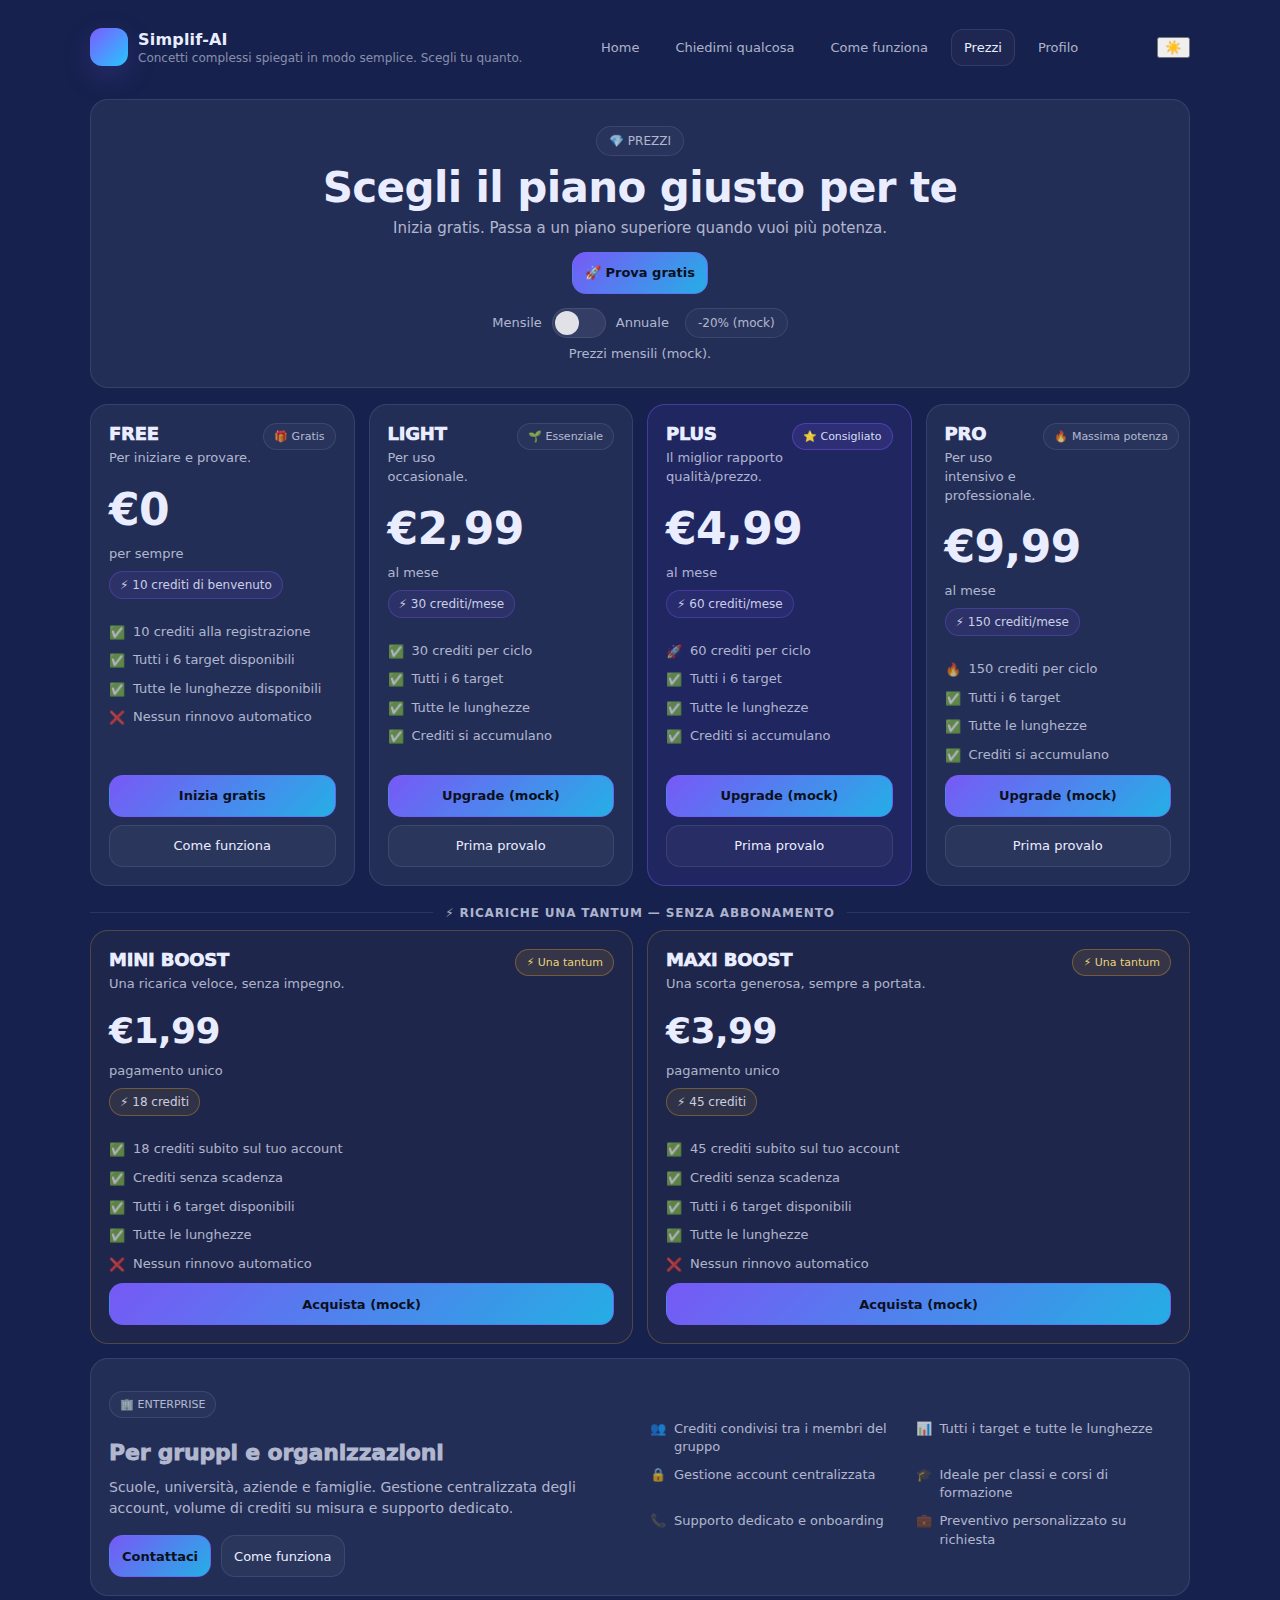
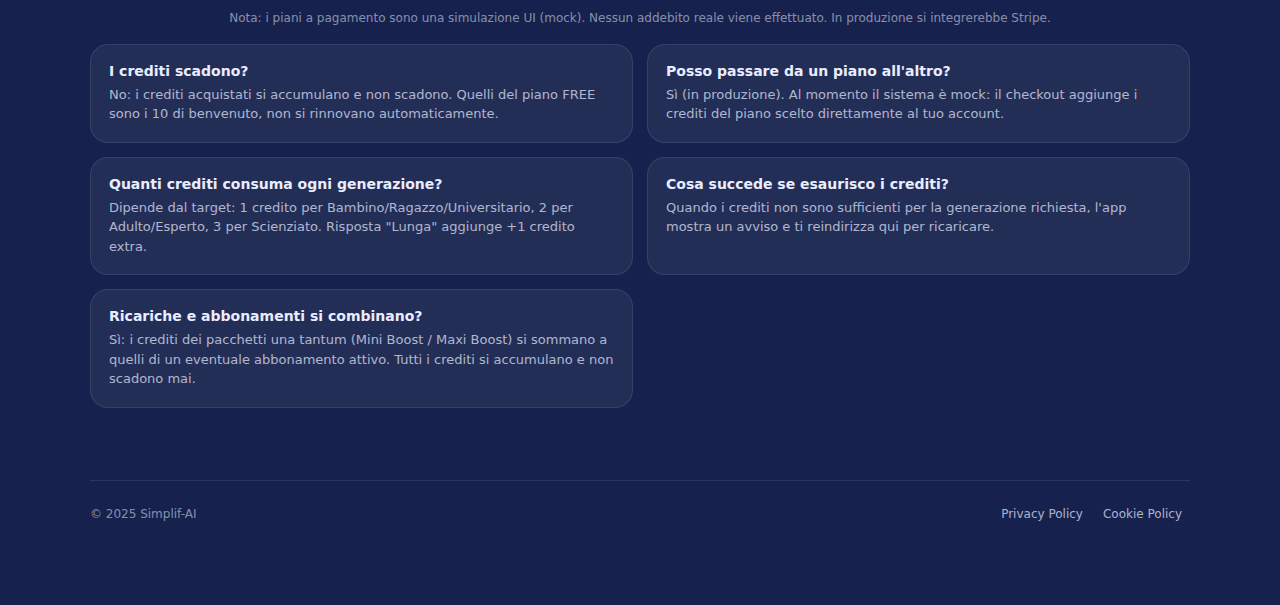
<file: prezzi.html>
<!doctype html>
<html lang="it">
<head>
  <meta charset="utf-8" />
  <meta name="viewport" content="width=device-width,initial-scale=1" />
  <title>Prezzi – Simplif-AI</title>
  <link rel="stylesheet" href="/theme.css">

  <!-- FOUC prevention -->
  <script>
    (function(){
      if(localStorage.getItem('sai_theme')==='light')
        document.documentElement.setAttribute('data-theme','light');
    })();
  </script>

  <style>
    .pricing-hero{ text-align:center; padding:26px 18px; }

    /* Grid piani principali: 4 colonne */
    .grid{
      display:grid;
      grid-template-columns: repeat(4, minmax(0,1fr));
      gap:14px;
      margin-top:16px;
      align-items:stretch;
    }
    @media(max-width:1100px){ .grid{ grid-template-columns: repeat(2, 1fr); } }
    @media(max-width:600px){  .grid{ grid-template-columns: 1fr; } }

    .plan{ height:100%; display:flex; flex-direction:column; gap:10px; }

    .plan-top{
      display:flex; align-items:flex-start;
      justify-content:space-between; gap:8px;
    }
    .plan-name{ font-weight:950; font-size:18px; letter-spacing:-.2px; margin:0; }
    .plan-sub{ color:var(--muted); font-size:13px; line-height:1.45; margin:5px 0 0; }

    .tag{
      display:inline-flex; align-items:center; gap:6px;
      padding:6px 10px; border-radius:999px;
      border:1px solid var(--border);
      background:rgba(255,255,255,.03);
      color:var(--muted); font-size:11px; white-space:nowrap;
    }

    .price{ font-size:40px; font-weight:950; letter-spacing:-1px; line-height:1; margin-top:6px; }
    .per{ color:var(--muted); font-size:13px; margin-top:5px; }

    .credits-badge{
      display:inline-flex; align-items:center; gap:6px;
      padding:6px 10px; border-radius:999px;
      border:1px solid rgba(124,92,255,.3);
      background:rgba(124,92,255,.10);
      font-size:12px; color:rgba(233,237,255,.85);
      width:fit-content;
    }

    .ul{
      list-style:none; padding:0; margin:6px 0 0;
      display:flex; flex-direction:column; gap:8px;
      color:var(--muted); font-size:13px; line-height:1.45;
    }
    .ul li{ display:flex; gap:8px; align-items:flex-start; }
    .ul .i{ width:16px; display:inline-flex; justify-content:center; flex:0 0 auto; opacity:.92; margin-top:1px; }

    .plan-actions{ margin-top:auto; display:flex; flex-direction:column; gap:8px; }

    /* Highlight PLUS */
    .plus{
      border:1px solid rgba(124,92,255,.4);
      background:rgba(124,92,255,.10);
    }
    .plus .tag{
      border-color:rgba(124,92,255,.4);
      background:rgba(124,92,255,.15);
      color:rgba(233,237,255,.92);
    }

    /* Enterprise card: full width */
    .enterprise-card{
      margin-top:14px;
      display:grid;
      grid-template-columns: 1fr 1fr;
      gap:20px;
      align-items:center;
    }
    @media(max-width:700px){ .enterprise-card{ grid-template-columns:1fr; } }

    .enterprise-left .plan-name{ font-size:22px; }
    .enterprise-left p{ color:var(--muted); font-size:14px; line-height:1.5; margin:8px 0 0; }

    .enterprise-features{
      display:grid;
      grid-template-columns:1fr 1fr;
      gap:10px;
    }
    @media(max-width:500px){ .enterprise-features{ grid-template-columns:1fr; } }
    .ef-item{
      display:flex; gap:8px; align-items:flex-start;
      font-size:13px; color:var(--muted); line-height:1.4;
    }

    /* ── Pacchetti una tantum ── */
    .topup-section-label{
      display:flex; align-items:center; gap:12px;
      margin-top:20px; margin-bottom:4px;
    }
    .topup-section-label span{
      color:var(--muted); font-size:12px; font-weight:700;
      text-transform:uppercase; letter-spacing:.07em; white-space:nowrap;
    }
    .topup-section-label::before,
    .topup-section-label::after{
      content:""; flex:1; height:1px; background:var(--border);
    }

    .topup-grid{
      display:grid;
      grid-template-columns:repeat(2, minmax(0,1fr));
      gap:14px;
      margin-top:10px;
    }
    @media(max-width:600px){ .topup-grid{ grid-template-columns:1fr; } }

    .topup{
      border-color:rgba(255,190,50,.22);
      background:rgba(255,185,40,.04);
    }
    .topup .tag{
      border-color:rgba(255,185,40,.3);
      background:rgba(255,185,40,.10);
      color:rgba(255,225,130,.92);
    }
    .topup .credits-badge{
      border-color:rgba(255,185,40,.3);
      background:rgba(255,185,40,.08);
    }
    .topup .price{ font-size:36px; }

    .fineprint{ margin-top:14px; color:var(--muted2); font-size:12px; line-height:1.45; text-align:center; }

    .faq{
      margin-top:16px; display:grid;
      grid-template-columns:repeat(2,minmax(0,1fr)); gap:14px;
    }
    @media(max-width:980px){ .faq{ grid-template-columns:1fr; } }
    .q{ font-weight:900; margin:0 0 6px; font-size:14px; }
    .a{ margin:0; color:var(--muted); font-size:13px; line-height:1.5; }

    .kicker{ margin-top:8px; color:var(--muted); font-size:13px; }
  </style>
</head>

<body>
  <div class="wrap">
    <header>
      <div class="brand">
        <div class="logo"></div>
        <div>
          <h1>Simplif-AI</h1>
          <span>Concetti complessi spiegati in modo semplice. Scegli tu quanto.</span>
        </div>
      </div>
      <nav id="mainNav">
        <a href="/index.html" data-nav="home">Home</a>
        <a href="/app.html" data-nav="app">Chiedimi qualcosa</a>
        <a href="/come-funziona.html" data-nav="how">Come funziona</a>
        <a href="/prezzi.html" data-nav="pricing">Prezzi</a>
        <a href="/profilo.html" data-nav="profile">Profilo</a>
      </nav>
      <div style="display:flex;align-items:center;gap:8px;">
        <button id="themeBtn" class="theme-btn" type="button" aria-label="Cambia tema">☀️</button>
        <button class="nav-toggle" id="navToggle" type="button" aria-label="Apri menu">
          <span></span><span></span><span></span>
        </button>
      </div>
    </header>

    <div class="mobile-nav" id="mobileNav">
      <a href="/index.html">Home</a>
      <a href="/app.html">Chiedimi qualcosa</a>
      <a href="/come-funziona.html">Come funziona</a>
      <a href="/prezzi.html">Prezzi</a>
      <a href="/profilo.html">Profilo</a>
    </div>

    <!-- Banner crediti esauriti -->
    <div id="noCreditsBanner" style="display:none; border:1px solid rgba(255,100,100,.35); background:rgba(255,60,60,.10); border-radius:16px; padding:16px 20px; margin-top:16px; text-align:center;">
      <strong style="color:#ff8080;">Hai esaurito i tuoi crediti.</strong>
      <span style="color:var(--muted); font-size:14px;"> Scegli un pacchetto qui sotto per ricaricare e continuare a usare Simplif-AI.</span>
    </div>

    <!-- HERO -->
    <div class="card">
      <div class="card-inner pricing-hero">
        <span class="pilltag">💎 PREZZI</span>
        <div class="h1">Scegli il piano giusto per te</div>
        <p class="sub">Inizia gratis. Passa a un piano superiore quando vuoi più potenza.</p>
        <div style="height:12px;"></div>
        <a class="btn btn-primary" href="/app.html">🚀 Prova gratis</a>

        <div class="toggle" style="margin-top:14px;">
          <span>Mensile</span>
          <div class="switch" id="billingSwitch" role="switch" aria-checked="false" tabindex="0">
            <div class="knob"></div>
          </div>
          <span>Annuale</span>
          <span class="pilltag" style="margin-left:6px;">-20% (mock)</span>
        </div>
        <div class="kicker" id="billingHint">Prezzi mensili (mock).</div>
      </div>
    </div>

    <!-- PIANI -->
    <div class="grid">

      <!-- FREE -->
      <div class="card">
        <div class="card-inner plan">
          <div class="plan-top">
            <div>
              <p class="plan-name">FREE</p>
              <p class="plan-sub">Per iniziare e provare.</p>
            </div>
            <span class="tag">🎁 Gratis</span>
          </div>
          <div class="price">€0</div>
          <div class="per">per sempre</div>
          <div class="credits-badge">⚡ 10 crediti di benvenuto</div>
          <ul class="ul">
            <li><span class="i">✅</span><span>10 crediti alla registrazione</span></li>
            <li><span class="i">✅</span><span>Tutti i 6 target disponibili</span></li>
            <li><span class="i">✅</span><span>Tutte le lunghezze disponibili</span></li>
            <li><span class="i">❌</span><span>Nessun rinnovo automatico</span></li>
          </ul>
          <div class="plan-actions">
            <a class="btn btn-primary" href="/app.html">Inizia gratis</a>
            <a class="btn" href="/come-funziona.html">Come funziona</a>
          </div>
        </div>
      </div>

      <!-- LIGHT -->
      <div class="card">
        <div class="card-inner plan">
          <div class="plan-top">
            <div>
              <p class="plan-name">LIGHT</p>
              <p class="plan-sub">Per uso occasionale.</p>
            </div>
            <span class="tag">🌱 Essenziale</span>
          </div>
          <div class="price" id="lightPrice">€2,99</div>
          <div class="per" id="lightPer">al mese</div>
          <div class="credits-badge" id="lightCredits">⚡ 30 crediti/mese</div>
          <ul class="ul">
            <li><span class="i">✅</span><span>30 crediti per ciclo</span></li>
            <li><span class="i">✅</span><span>Tutti i 6 target</span></li>
            <li><span class="i">✅</span><span>Tutte le lunghezze</span></li>
            <li><span class="i">✅</span><span>Crediti si accumulano</span></li>
          </ul>
          <div class="plan-actions">
            <a class="btn btn-primary" id="lightCta" href="/checkout.html?plan=light&billing=monthly">Upgrade (mock)</a>
            <a class="btn" href="/app.html">Prima provalo</a>
          </div>
        </div>
      </div>

      <!-- PLUS (highlight) -->
      <div class="card plus">
        <div class="card-inner plan">
          <div class="plan-top">
            <div>
              <p class="plan-name">PLUS</p>
              <p class="plan-sub">Il miglior rapporto qualità/prezzo.</p>
            </div>
            <span class="tag">⭐ Consigliato</span>
          </div>
          <div class="price" id="plusPrice">€4,99</div>
          <div class="per" id="plusPer">al mese</div>
          <div class="credits-badge" id="plusCredits">⚡ 60 crediti/mese</div>
          <ul class="ul">
            <li><span class="i">🚀</span><span>60 crediti per ciclo</span></li>
            <li><span class="i">✅</span><span>Tutti i 6 target</span></li>
            <li><span class="i">✅</span><span>Tutte le lunghezze</span></li>
            <li><span class="i">✅</span><span>Crediti si accumulano</span></li>
          </ul>
          <div class="plan-actions">
            <a class="btn btn-primary" id="plusCta" href="/checkout.html?plan=plus&billing=monthly">Upgrade (mock)</a>
            <a class="btn" href="/app.html">Prima provalo</a>
          </div>
        </div>
      </div>

      <!-- PRO -->
      <div class="card">
        <div class="card-inner plan">
          <div class="plan-top">
            <div>
              <p class="plan-name">PRO</p>
              <p class="plan-sub">Per uso intensivo e professionale.</p>
            </div>
            <span class="tag">🔥 Massima potenza</span>
          </div>
          <div class="price" id="proPrice">€9,99</div>
          <div class="per" id="proPer">al mese</div>
          <div class="credits-badge" id="proCredits">⚡ 150 crediti/mese</div>
          <ul class="ul">
            <li><span class="i">🔥</span><span>150 crediti per ciclo</span></li>
            <li><span class="i">✅</span><span>Tutti i 6 target</span></li>
            <li><span class="i">✅</span><span>Tutte le lunghezze</span></li>
            <li><span class="i">✅</span><span>Crediti si accumulano</span></li>
          </ul>
          <div class="plan-actions">
            <a class="btn btn-primary" id="proCta" href="/checkout.html?plan=pro&billing=monthly">Upgrade (mock)</a>
            <a class="btn" href="/app.html">Prima provalo</a>
          </div>
        </div>
      </div>
    </div>

    <!-- RICARICHE UNA TANTUM -->
    <div class="topup-section-label">
      <span>⚡ Ricariche una tantum — senza abbonamento</span>
    </div>

    <div class="topup-grid">

      <!-- MINI BOOST -->
      <div class="card topup">
        <div class="card-inner plan">
          <div class="plan-top">
            <div>
              <p class="plan-name">MINI BOOST</p>
              <p class="plan-sub">Una ricarica veloce, senza impegno.</p>
            </div>
            <span class="tag">⚡ Una tantum</span>
          </div>
          <div class="price">€1,99</div>
          <div class="per">pagamento unico</div>
          <div class="credits-badge">⚡ 18 crediti</div>
          <ul class="ul">
            <li><span class="i">✅</span><span>18 crediti subito sul tuo account</span></li>
            <li><span class="i">✅</span><span>Crediti senza scadenza</span></li>
            <li><span class="i">✅</span><span>Tutti i 6 target disponibili</span></li>
            <li><span class="i">✅</span><span>Tutte le lunghezze</span></li>
            <li><span class="i">❌</span><span>Nessun rinnovo automatico</span></li>
          </ul>
          <div class="plan-actions">
            <a class="btn btn-primary" href="/checkout.html?plan=mini-boost&billing=once">Acquista (mock)</a>
          </div>
        </div>
      </div>

      <!-- MAXI BOOST -->
      <div class="card topup">
        <div class="card-inner plan">
          <div class="plan-top">
            <div>
              <p class="plan-name">MAXI BOOST</p>
              <p class="plan-sub">Una scorta generosa, sempre a portata.</p>
            </div>
            <span class="tag">⚡ Una tantum</span>
          </div>
          <div class="price">€3,99</div>
          <div class="per">pagamento unico</div>
          <div class="credits-badge">⚡ 45 crediti</div>
          <ul class="ul">
            <li><span class="i">✅</span><span>45 crediti subito sul tuo account</span></li>
            <li><span class="i">✅</span><span>Crediti senza scadenza</span></li>
            <li><span class="i">✅</span><span>Tutti i 6 target disponibili</span></li>
            <li><span class="i">✅</span><span>Tutte le lunghezze</span></li>
            <li><span class="i">❌</span><span>Nessun rinnovo automatico</span></li>
          </ul>
          <div class="plan-actions">
            <a class="btn btn-primary" href="/checkout.html?plan=maxi-boost&billing=once">Acquista (mock)</a>
          </div>
        </div>
      </div>

    </div>

    <!-- ENTERPRISE -->
    <div class="card" style="margin-top:14px;">
      <div class="card-inner enterprise-card">
        <div class="enterprise-left">
          <span class="tag" style="margin-bottom:10px; display:inline-flex;">🏢 ENTERPRISE</span>
          <p class="plan-name">Per gruppi e organizzazioni</p>
          <p>Scuole, università, aziende e famiglie. Gestione centralizzata degli account, volume di crediti su misura e supporto dedicato.</p>
          <div style="margin-top:16px; display:flex; gap:10px; flex-wrap:wrap;">
            <a class="btn btn-primary" href="mailto:info@simplif-ai.it">Contattaci</a>
            <a class="btn" href="/come-funziona.html">Come funziona</a>
          </div>
        </div>
        <div class="enterprise-features">
          <div class="ef-item"><span>👥</span><span>Crediti condivisi tra i membri del gruppo</span></div>
          <div class="ef-item"><span>📊</span><span>Tutti i target e tutte le lunghezze</span></div>
          <div class="ef-item"><span>🔒</span><span>Gestione account centralizzata</span></div>
          <div class="ef-item"><span>🎓</span><span>Ideale per classi e corsi di formazione</span></div>
          <div class="ef-item"><span>📞</span><span>Supporto dedicato e onboarding</span></div>
          <div class="ef-item"><span>💼</span><span>Preventivo personalizzato su richiesta</span></div>
        </div>
      </div>
    </div>

    <p class="fineprint">
      Nota: i piani a pagamento sono una simulazione UI (mock). Nessun addebito reale viene effettuato. In produzione si integrerebbe Stripe.
    </p>

    <!-- FAQ -->
    <div class="faq">
      <div class="card">
        <div class="card-inner">
          <p class="q">I crediti scadono?</p>
          <p class="a">No: i crediti acquistati si accumulano e non scadono. Quelli del piano FREE sono i 10 di benvenuto, non si rinnovano automaticamente.</p>
        </div>
      </div>
      <div class="card">
        <div class="card-inner">
          <p class="q">Posso passare da un piano all'altro?</p>
          <p class="a">Sì (in produzione). Al momento il sistema è mock: il checkout aggiunge i crediti del piano scelto direttamente al tuo account.</p>
        </div>
      </div>
      <div class="card">
        <div class="card-inner">
          <p class="q">Quanti crediti consuma ogni generazione?</p>
          <p class="a">Dipende dal target: 1 credito per Bambino/Ragazzo/Universitario, 2 per Adulto/Esperto, 3 per Scienziato. Risposta "Lunga" aggiunge +1 credito extra.</p>
        </div>
      </div>
      <div class="card">
        <div class="card-inner">
          <p class="q">Cosa succede se esaurisco i crediti?</p>
          <p class="a">Quando i crediti non sono sufficienti per la generazione richiesta, l'app mostra un avviso e ti reindirizza qui per ricaricare.</p>
        </div>
      </div>
      <div class="card">
        <div class="card-inner">
          <p class="q">Ricariche e abbonamenti si combinano?</p>
          <p class="a">Sì: i crediti dei pacchetti una tantum (Mini Boost / Maxi Boost) si sommano a quelli di un eventuale abbonamento attivo. Tutti i crediti si accumulano e non scadono mai.</p>
        </div>
      </div>
    </div>

    <div style="height:32px;"></div>

    <footer class="site-footer">
      <span>© 2025 Simplif-AI</span>
      <div class="footer-links">
        <a href="/privacy-policy.html">Privacy Policy</a>
        <a href="/cookies-policy.html">Cookie Policy</a>
      </div>
    </footer>
  </div>

  <script>
    // Banner crediti esauriti
    (function(){
      const params = new URLSearchParams(location.search);
      if(params.get("reason") === "no_credits"){
        const banner = document.getElementById("noCreditsBanner");
        if(banner) banner.style.display = "";
      }
    })();

    // Mobile nav
    (function(){
      const toggle = document.getElementById("navToggle");
      const mobileNav = document.getElementById("mobileNav");
      if(!toggle||!mobileNav) return;
      toggle.addEventListener("click", () => document.body.classList.toggle("nav-open"));
      mobileNav.querySelectorAll("a").forEach(a => a.addEventListener("click", () => document.body.classList.remove("nav-open")));
    })();

    // Navbar active
    document.querySelectorAll('#mainNav a').forEach(a => {
      if(a.dataset.nav === "pricing") a.classList.add('nav-active');
    });

    // Sticky header
    (function(){
      const h = document.querySelector('header');
      if(h) window.addEventListener('scroll', () => h.classList.toggle('scrolled', window.scrollY > 10), { passive: true });
    })();

    // Billing toggle
    (function(){
      const sw      = document.getElementById("billingSwitch");
      const hint    = document.getElementById("billingHint");

      const plans = [
        {
          priceEl:   document.getElementById("lightPrice"),
          perEl:     document.getElementById("lightPer"),
          creditsEl: document.getElementById("lightCredits"),
          ctaEl:     document.getElementById("lightCta"),
          monthly: { price:"€2,99",  per:"al mese",   credits:"⚡ 30 crediti/mese",  href:"/checkout.html?plan=light&billing=monthly" },
          yearly:  { price:"€28,70", per:"all'anno",  credits:"⚡ 360 crediti/anno", href:"/checkout.html?plan=light&billing=yearly" }
        },
        {
          priceEl:   document.getElementById("plusPrice"),
          perEl:     document.getElementById("plusPer"),
          creditsEl: document.getElementById("plusCredits"),
          ctaEl:     document.getElementById("plusCta"),
          monthly: { price:"€4,99",  per:"al mese",   credits:"⚡ 60 crediti/mese",   href:"/checkout.html?plan=plus&billing=monthly" },
          yearly:  { price:"€47,90", per:"all'anno",  credits:"⚡ 720 crediti/anno",  href:"/checkout.html?plan=plus&billing=yearly" }
        },
        {
          priceEl:   document.getElementById("proPrice"),
          perEl:     document.getElementById("proPer"),
          creditsEl: document.getElementById("proCredits"),
          ctaEl:     document.getElementById("proCta"),
          monthly: { price:"€9,99",  per:"al mese",   credits:"⚡ 150 crediti/mese",  href:"/checkout.html?plan=pro&billing=monthly" },
          yearly:  { price:"€95,90", per:"all'anno",  credits:"⚡ 1800 crediti/anno", href:"/checkout.html?plan=pro&billing=yearly" }
        }
      ];

      let yearly = false;

      function apply(){
        const mode = yearly ? "yearly" : "monthly";
        sw.classList.toggle("on", yearly);
        sw.setAttribute("aria-checked", String(yearly));
        hint.textContent = yearly ? "Prezzi annuali (mock) con -20%." : "Prezzi mensili (mock).";
        plans.forEach(p => {
          p.priceEl.textContent   = p[mode].price;
          p.perEl.textContent     = p[mode].per;
          p.creditsEl.textContent = p[mode].credits;
          p.ctaEl.href            = p[mode].href;
        });
      }

      sw.addEventListener("click", () => { yearly = !yearly; apply(); });
      sw.addEventListener("keydown", e => {
        if(e.key === "Enter" || e.key === " "){ e.preventDefault(); yearly = !yearly; apply(); }
      });

      apply();
    })();

  // ── Dark/Light Theme ──
  (function(){
    const btn = document.getElementById('themeBtn');
    if(!btn) return;
    function applyTheme(dark){
      if(dark){ document.documentElement.removeAttribute('data-theme'); }
      else     { document.documentElement.setAttribute('data-theme','light'); }
      btn.textContent = dark ? '☀️' : '🌙';
      localStorage.setItem('sai_theme', dark ? 'dark' : 'light');
    }
    let isDark = localStorage.getItem('sai_theme') !== 'light';
    applyTheme(isDark);
    btn.addEventListener('click', () => { isDark = !isDark; applyTheme(isDark); });
  })();
  </script>
</body>
</html>
</file>
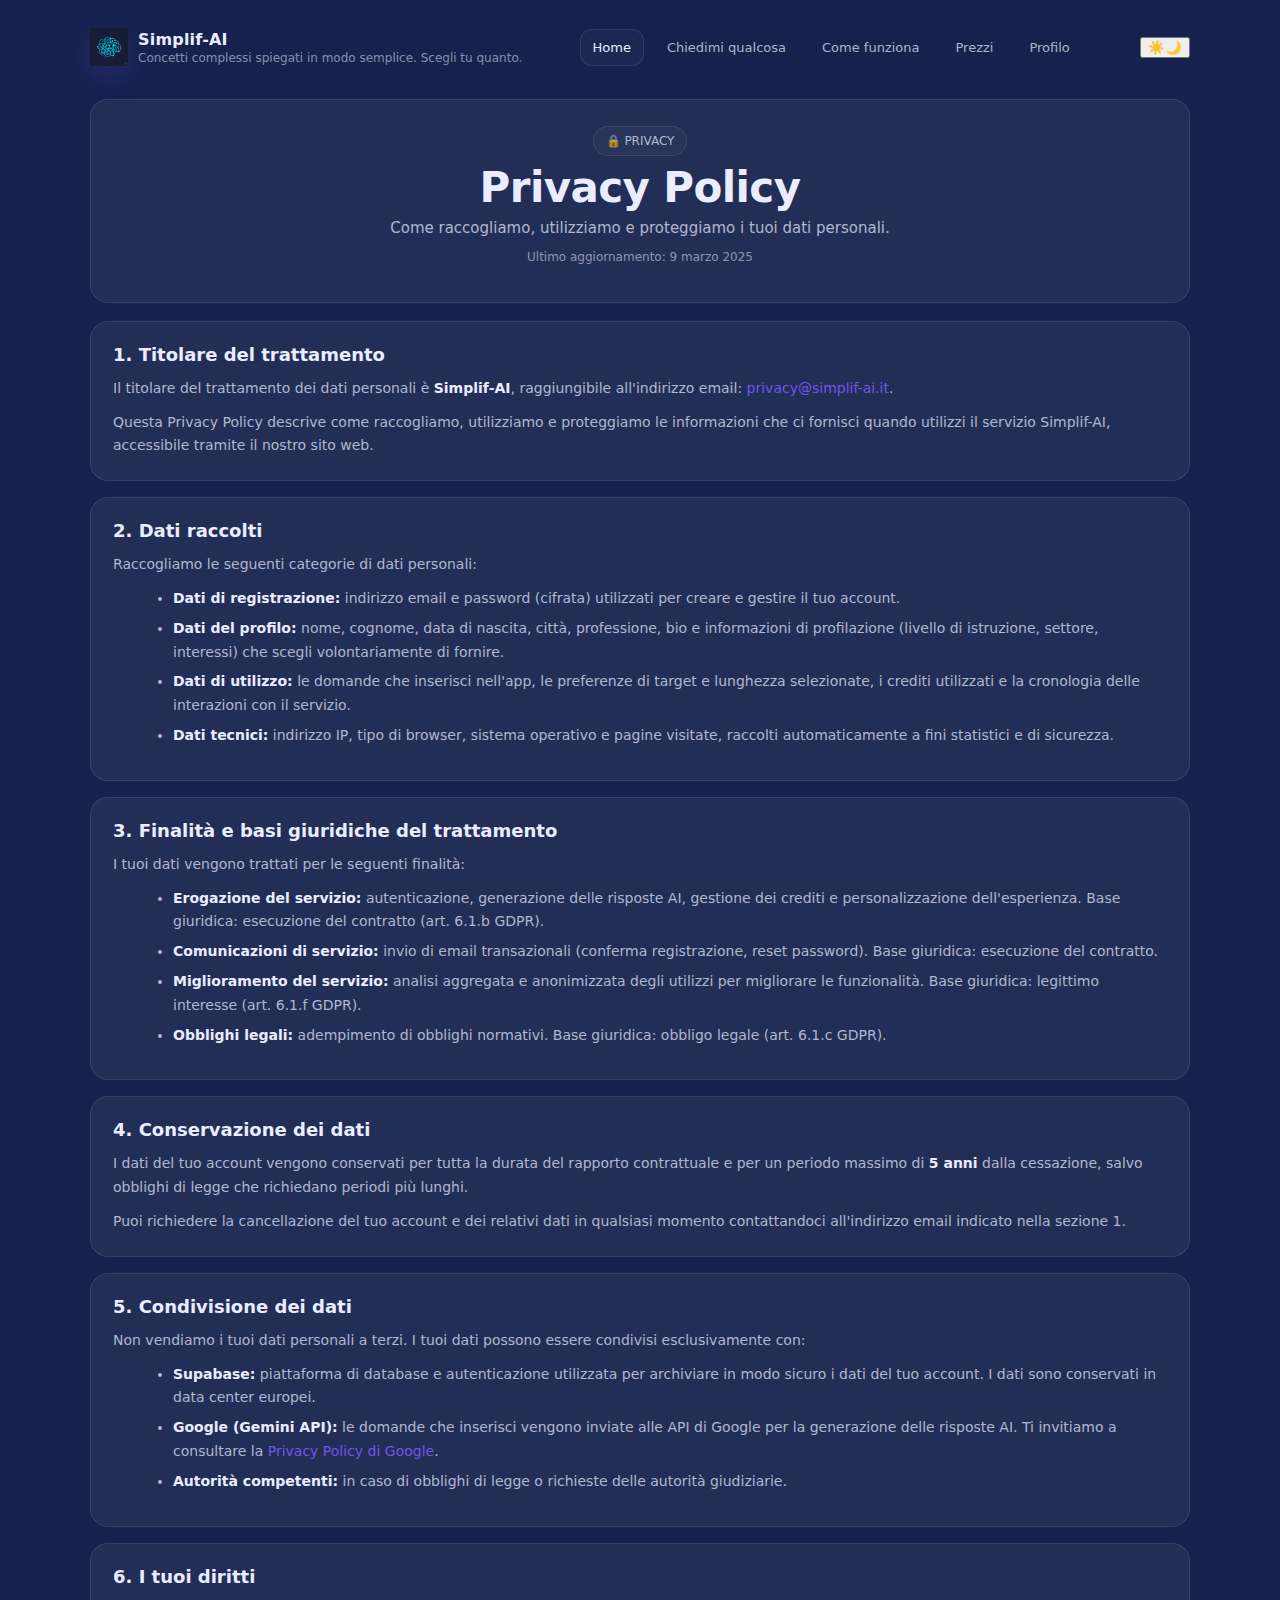
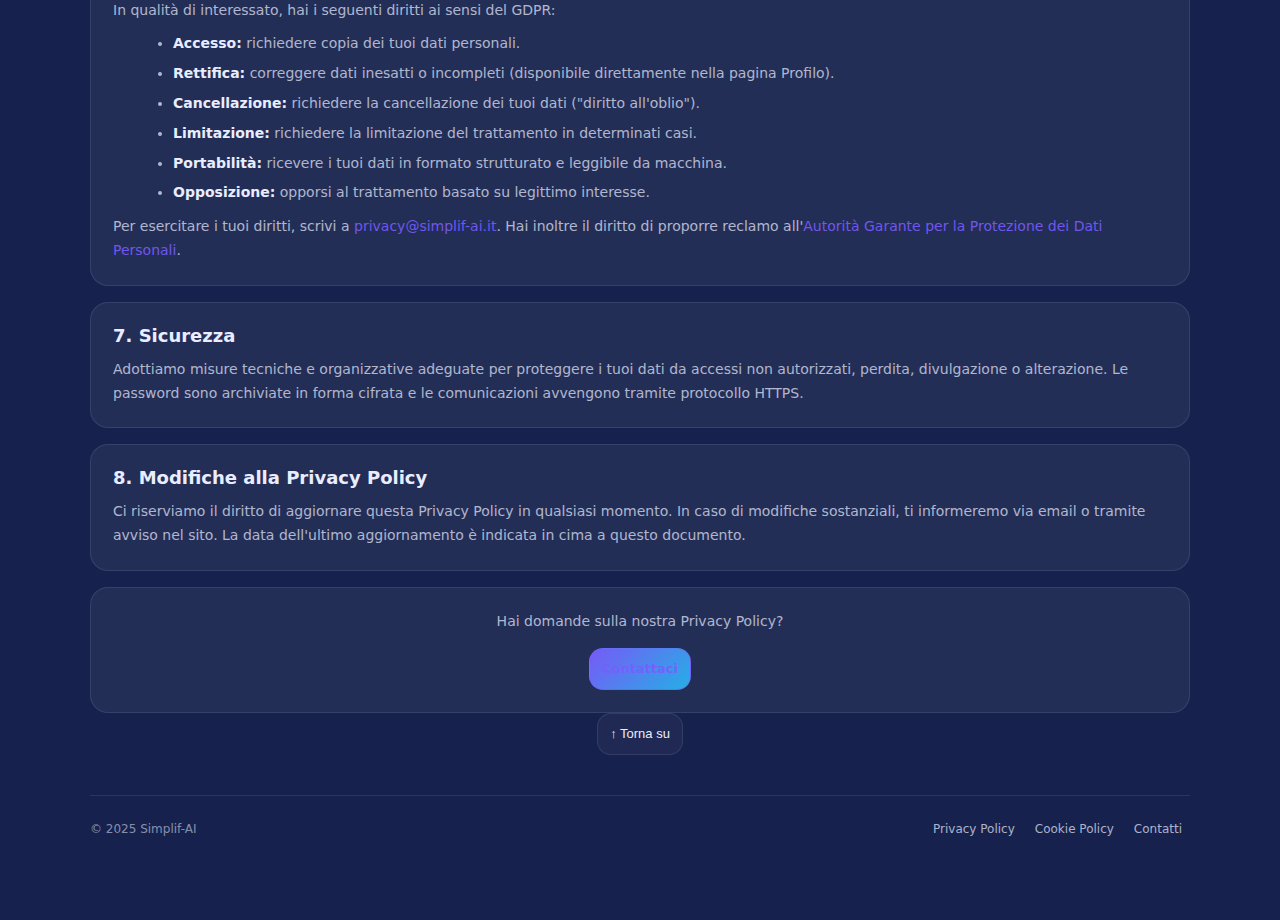
<file: privacy-policy.html>
<!doctype html>
<html lang="it">
<head>
  <meta charset="utf-8" />
  <meta name="viewport" content="width=device-width,initial-scale=1" />
  <title>Privacy Policy – Simplif-AI</title>
  <meta name="description" content="Leggi la Privacy Policy di Simplif-AI: come raccogliamo, utilizziamo e proteggiamo i tuoi dati personali nel rispetto del GDPR." />
  <meta name="robots" content="index, follow" />
  <meta name="author" content="Simplif-AI" />
  <link rel="canonical" href="https://www.simplif-ai.it/privacy-policy.html" />
  <link rel="icon" href="/favicon.svg" type="image/svg+xml" />
  <!-- Open Graph -->
  <meta property="og:type" content="website" />
  <meta property="og:url" content="https://www.simplif-ai.it/privacy-policy.html" />
  <meta property="og:title" content="Privacy Policy – Simplif-AI" />
  <meta property="og:description" content="Come raccogliamo, utilizziamo e proteggiamo i tuoi dati personali nel rispetto del GDPR." />
  <meta property="og:site_name" content="Simplif-AI" />
  <meta property="og:locale" content="it_IT" />
  <meta property="og:image" content="https://www.simplif-ai.it/og-image.png?v=2" />
  <meta property="og:image:width" content="1200" />
  <meta property="og:image:height" content="630" />
  <meta property="og:image:alt" content="Simplif-AI – Privacy Policy" />
  <!-- Twitter Card -->
  <meta name="twitter:card" content="summary_large_image" />
  <meta name="twitter:title" content="Privacy Policy – Simplif-AI" />
  <meta name="twitter:description" content="Come raccogliamo, utilizziamo e proteggiamo i tuoi dati personali nel rispetto del GDPR." />
  <meta name="twitter:image" content="https://www.simplif-ai.it/og-image.png?v=2" />
  <!-- JSON-LD -->
  <script type="application/ld+json">
  {
    "@context": "https://schema.org",
    "@type": "WebPage",
    "url": "https://www.simplif-ai.it/privacy-policy.html",
    "name": "Privacy Policy – Simplif-AI",
    "description": "Leggi la Privacy Policy di Simplif-AI: come raccogliamo, utilizziamo e proteggiamo i tuoi dati personali nel rispetto del GDPR.",
    "isPartOf": { "@id": "https://www.simplif-ai.it/#website" },
    "inLanguage": "it-IT"
  }
  </script>
  <link rel="stylesheet" href="/theme.css?v=2">

  <!-- FOUC prevention -->
  <script>
    (function(){
      if(localStorage.getItem('sai_theme')==='light')
        document.documentElement.setAttribute('data-theme','light');
    })();
  </script>

  <style>
    .policy-hero{ text-align:center; padding:26px 18px; }
    .policy-content{ margin-top:18px; display:flex; flex-direction:column; gap:16px; }

    .policy-section{ padding:22px; }
    .policy-section h2{
      margin:0 0 12px;
      font-size:18px;
      font-weight:900;
      display:flex; align-items:center; gap:10px;
    }
    .policy-section p{
      color:var(--muted);
      font-size:14px;
      line-height:1.7;
      margin:0 0 10px;
    }
    .policy-section p:last-child{ margin-bottom:0; }
    .policy-section ul{
      margin:8px 0 10px 20px;
      color:var(--muted);
      font-size:14px;
      line-height:1.7;
      display:flex;
      flex-direction:column;
      gap:6px;
    }
    .policy-section a{ color:rgba(124,92,255,.9); text-decoration:none; }
    .policy-section a:hover{ text-decoration:underline; }
    .update-date{
      text-align:center;
      color:var(--muted2);
      font-size:12px;
      margin-top:10px;
    }
  </style>
</head>

<body>
  <div class="wrap">

    <header>
      <div class="brand">
        <div class="logo"><img src="/logo-icon.png" alt="Simplif-AI" width="38" height="38" /></div>
        <div>
          <h1>Simplif-AI</h1>
          <span>Concetti complessi spiegati in modo semplice. Scegli tu quanto.</span>
        </div>
      </div>

      <nav id="mainNav">
        <a href="/index.html" data-nav="home">Home</a>
        <a href="/app.html" data-nav="app">Chiedimi qualcosa</a>
        <a href="/come-funziona.html" data-nav="how">Come funziona</a>
        <a href="/prezzi.html" data-nav="pricing">Prezzi</a>
        <a href="/profilo.html" data-nav="profile">Profilo</a>
      </nav>

      <div style="display:flex;align-items:center;gap:8px;">
        <button id="themeBtn" class="theme-btn" type="button" aria-label="Cambia tema"><span class="icon-sun">☀️</span><span class="icon-moon">🌙</span></button>
        <button class="nav-toggle" id="navToggle" type="button" aria-label="Apri menu">
          <span></span><span></span><span></span>
        </button>
      </div>
    </header>

    <div class="mobile-nav" id="mobileNav">
      <a href="/index.html">Home</a>
      <a href="/app.html">Chiedimi qualcosa</a>
      <a href="/come-funziona.html">Come funziona</a>
      <a href="/prezzi.html">Prezzi</a>
      <a href="/profilo.html">Profilo</a>
    </div>

    <!-- HERO -->
    <div class="card">
      <div class="card-inner policy-hero">
        <span class="pilltag">🔒 PRIVACY</span>
        <div class="h1">Privacy Policy</div>
        <p class="sub">Come raccogliamo, utilizziamo e proteggiamo i tuoi dati personali.</p>
        <p class="update-date">Ultimo aggiornamento: 9 marzo 2025</p>
      </div>
    </div>

    <div class="policy-content">

      <div class="card policy-section">
        <h2>1. Titolare del trattamento</h2>
        <p>Il titolare del trattamento dei dati personali è <strong style="color:var(--text);">Simplif-AI</strong>, raggiungibile all'indirizzo email: <a href="mailto:privacy@simplif-ai.it">privacy@simplif-ai.it</a>.</p>
        <p>Questa Privacy Policy descrive come raccogliamo, utilizziamo e proteggiamo le informazioni che ci fornisci quando utilizzi il servizio Simplif-AI, accessibile tramite il nostro sito web.</p>
      </div>

      <div class="card policy-section">
        <h2>2. Dati raccolti</h2>
        <p>Raccogliamo le seguenti categorie di dati personali:</p>
        <ul>
          <li><strong style="color:var(--text);">Dati di registrazione:</strong> indirizzo email e password (cifrata) utilizzati per creare e gestire il tuo account.</li>
          <li><strong style="color:var(--text);">Dati del profilo:</strong> nome, cognome, data di nascita, città, professione, bio e informazioni di profilazione (livello di istruzione, settore, interessi) che scegli volontariamente di fornire.</li>
          <li><strong style="color:var(--text);">Dati di utilizzo:</strong> le domande che inserisci nell'app, le preferenze di target e lunghezza selezionate, i crediti utilizzati e la cronologia delle interazioni con il servizio.</li>
          <li><strong style="color:var(--text);">Dati tecnici:</strong> indirizzo IP, tipo di browser, sistema operativo e pagine visitate, raccolti automaticamente a fini statistici e di sicurezza.</li>
        </ul>
      </div>

      <div class="card policy-section">
        <h2>3. Finalità e basi giuridiche del trattamento</h2>
        <p>I tuoi dati vengono trattati per le seguenti finalità:</p>
        <ul>
          <li><strong style="color:var(--text);">Erogazione del servizio:</strong> autenticazione, generazione delle risposte AI, gestione dei crediti e personalizzazione dell'esperienza. Base giuridica: esecuzione del contratto (art. 6.1.b GDPR).</li>
          <li><strong style="color:var(--text);">Comunicazioni di servizio:</strong> invio di email transazionali (conferma registrazione, reset password). Base giuridica: esecuzione del contratto.</li>
          <li><strong style="color:var(--text);">Miglioramento del servizio:</strong> analisi aggregata e anonimizzata degli utilizzi per migliorare le funzionalità. Base giuridica: legittimo interesse (art. 6.1.f GDPR).</li>
          <li><strong style="color:var(--text);">Obblighi legali:</strong> adempimento di obblighi normativi. Base giuridica: obbligo legale (art. 6.1.c GDPR).</li>
        </ul>
      </div>

      <div class="card policy-section">
        <h2>4. Conservazione dei dati</h2>
        <p>I dati del tuo account vengono conservati per tutta la durata del rapporto contrattuale e per un periodo massimo di <strong style="color:var(--text);">5 anni</strong> dalla cessazione, salvo obblighi di legge che richiedano periodi più lunghi.</p>
        <p>Puoi richiedere la cancellazione del tuo account e dei relativi dati in qualsiasi momento contattandoci all'indirizzo email indicato nella sezione 1.</p>
      </div>

      <div class="card policy-section">
        <h2>5. Condivisione dei dati</h2>
        <p>Non vendiamo i tuoi dati personali a terzi. I tuoi dati possono essere condivisi esclusivamente con:</p>
        <ul>
          <li><strong style="color:var(--text);">Supabase:</strong> piattaforma di database e autenticazione utilizzata per archiviare in modo sicuro i dati del tuo account. I dati sono conservati in data center europei.</li>
          <li><strong style="color:var(--text);">Google (Gemini API):</strong> le domande che inserisci vengono inviate alle API di Google per la generazione delle risposte AI. Ti invitiamo a consultare la <a href="https://policies.google.com/privacy" target="_blank" rel="noopener">Privacy Policy di Google</a>.</li>
          <li><strong style="color:var(--text);">Autorità competenti:</strong> in caso di obblighi di legge o richieste delle autorità giudiziarie.</li>
        </ul>
      </div>

      <div class="card policy-section">
        <h2>6. I tuoi diritti</h2>
        <p>In qualità di interessato, hai i seguenti diritti ai sensi del GDPR:</p>
        <ul>
          <li><strong style="color:var(--text);">Accesso:</strong> richiedere copia dei tuoi dati personali.</li>
          <li><strong style="color:var(--text);">Rettifica:</strong> correggere dati inesatti o incompleti (disponibile direttamente nella pagina Profilo).</li>
          <li><strong style="color:var(--text);">Cancellazione:</strong> richiedere la cancellazione dei tuoi dati ("diritto all'oblio").</li>
          <li><strong style="color:var(--text);">Limitazione:</strong> richiedere la limitazione del trattamento in determinati casi.</li>
          <li><strong style="color:var(--text);">Portabilità:</strong> ricevere i tuoi dati in formato strutturato e leggibile da macchina.</li>
          <li><strong style="color:var(--text);">Opposizione:</strong> opporsi al trattamento basato su legittimo interesse.</li>
        </ul>
        <p>Per esercitare i tuoi diritti, scrivi a <a href="mailto:privacy@simplif-ai.it">privacy@simplif-ai.it</a>. Hai inoltre il diritto di proporre reclamo all'<a href="https://www.garanteprivacy.it" target="_blank" rel="noopener">Autorità Garante per la Protezione dei Dati Personali</a>.</p>
      </div>

      <div class="card policy-section">
        <h2>7. Sicurezza</h2>
        <p>Adottiamo misure tecniche e organizzative adeguate per proteggere i tuoi dati da accessi non autorizzati, perdita, divulgazione o alterazione. Le password sono archiviate in forma cifrata e le comunicazioni avvengono tramite protocollo HTTPS.</p>
      </div>

      <div class="card policy-section">
        <h2>8. Modifiche alla Privacy Policy</h2>
        <p>Ci riserviamo il diritto di aggiornare questa Privacy Policy in qualsiasi momento. In caso di modifiche sostanziali, ti informeremo via email o tramite avviso nel sito. La data dell'ultimo aggiornamento è indicata in cima a questo documento.</p>
      </div>

      <div class="card policy-section" style="text-align:center;">
        <p style="color:var(--muted); font-size:14px; margin:0 0 14px;">Hai domande sulla nostra Privacy Policy?</p>
        <a href="mailto:privacy@simplif-ai.it" class="btn btn-primary">Contattaci</a>
      </div>

    </div>

    <div style="text-align:center; margin-bottom:16px;">
      <button class="btn" onclick="window.scrollTo({top:0,behavior:'smooth'})" style="font-size:13px;">↑ Torna su</button>
    </div>

    <footer class="site-footer">
      <span>© 2025 Simplif-AI</span>
      <div class="footer-links">
        <a href="/privacy-policy.html">Privacy Policy</a>
        <a href="/cookies-policy.html">Cookie Policy</a>
        <a href="/contatti.html">Contatti</a>
      </div>
    </footer>
  </div>

  <script src="/shared.js?v=2" defer></script>
</body>
</html>
</file>
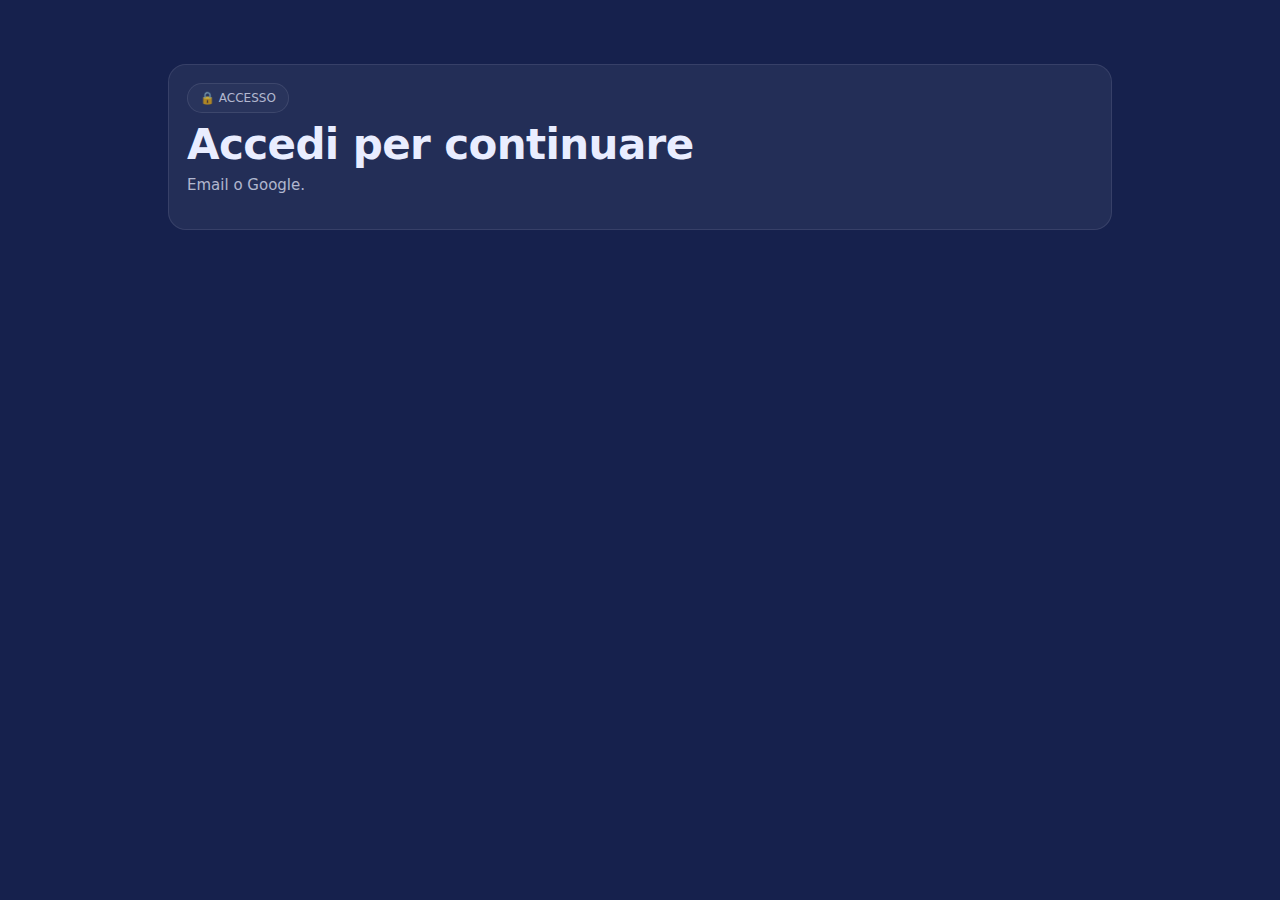
<file: sign-in.html>
<!doctype html>
<html lang="it">
<head>
  <meta charset="utf-8" />
  <meta name="viewport" content="width=device-width,initial-scale=1" />
  <title>Accedi – Simplif-AI</title>
  <link rel="stylesheet" href="/theme.css" />

  <style>
    /* contenitore centrato come le tue card */
    .auth-wrap{ max-width: 980px; margin: 0 auto; padding: 18px; }
    .auth-card{ margin-top: 18px; }
  </style>

  <!-- Carica ClerkJS dal tuo dominio Clerk (CDN “nativo” di Clerk) -->
  <script
    async
    crossorigin="anonymous"
    data-clerk-publishable-key="PK_TEST_INCOLLA_QUI"
    src="https://noble-boxer-23.clerk.accounts.dev/npm/@clerk/clerk-js@5/dist/clerk.browser.js">
  </script>
</head>

<body>
  <div class="wrap">
    <!-- (se hai un header comune, puoi copiarlo qui uguale alle altre pagine) -->

    <div class="auth-wrap">
      <div class="card auth-card">
        <div class="card-inner">
          <span class="pilltag">🔒 ACCESSO</span>
          <div class="h1">Accedi per continuare</div>
          <p class="sub">Email o Google.</p>

          <div style="height:14px"></div>

          <!-- QUI dentro monteremo Clerk -->
          <div id="clerk-signin"></div>
        </div>
      </div>
    </div>
  </div>

  <script>
    (function () {
      function getRedirectUrl(){
        const u = new URL(location.href);
        return u.searchParams.get("redirect_url") || "/app.html";
      }

      async function boot(){
        if (!window.Clerk) return setTimeout(boot, 50);

        await window.Clerk.load();

        // Se sei già loggato, vai direttamente all'app
        if (window.Clerk.user) {
          location.replace(getRedirectUrl());
          return;
        }

        const node = document.getElementById("clerk-signin");
        window.Clerk.mountSignIn(node, {
          afterSignInUrl: getRedirectUrl(),
          signUpUrl: "/sign-up.html"
        });
      }

      boot();
    })();
  </script>
</body>
</html>
</file>
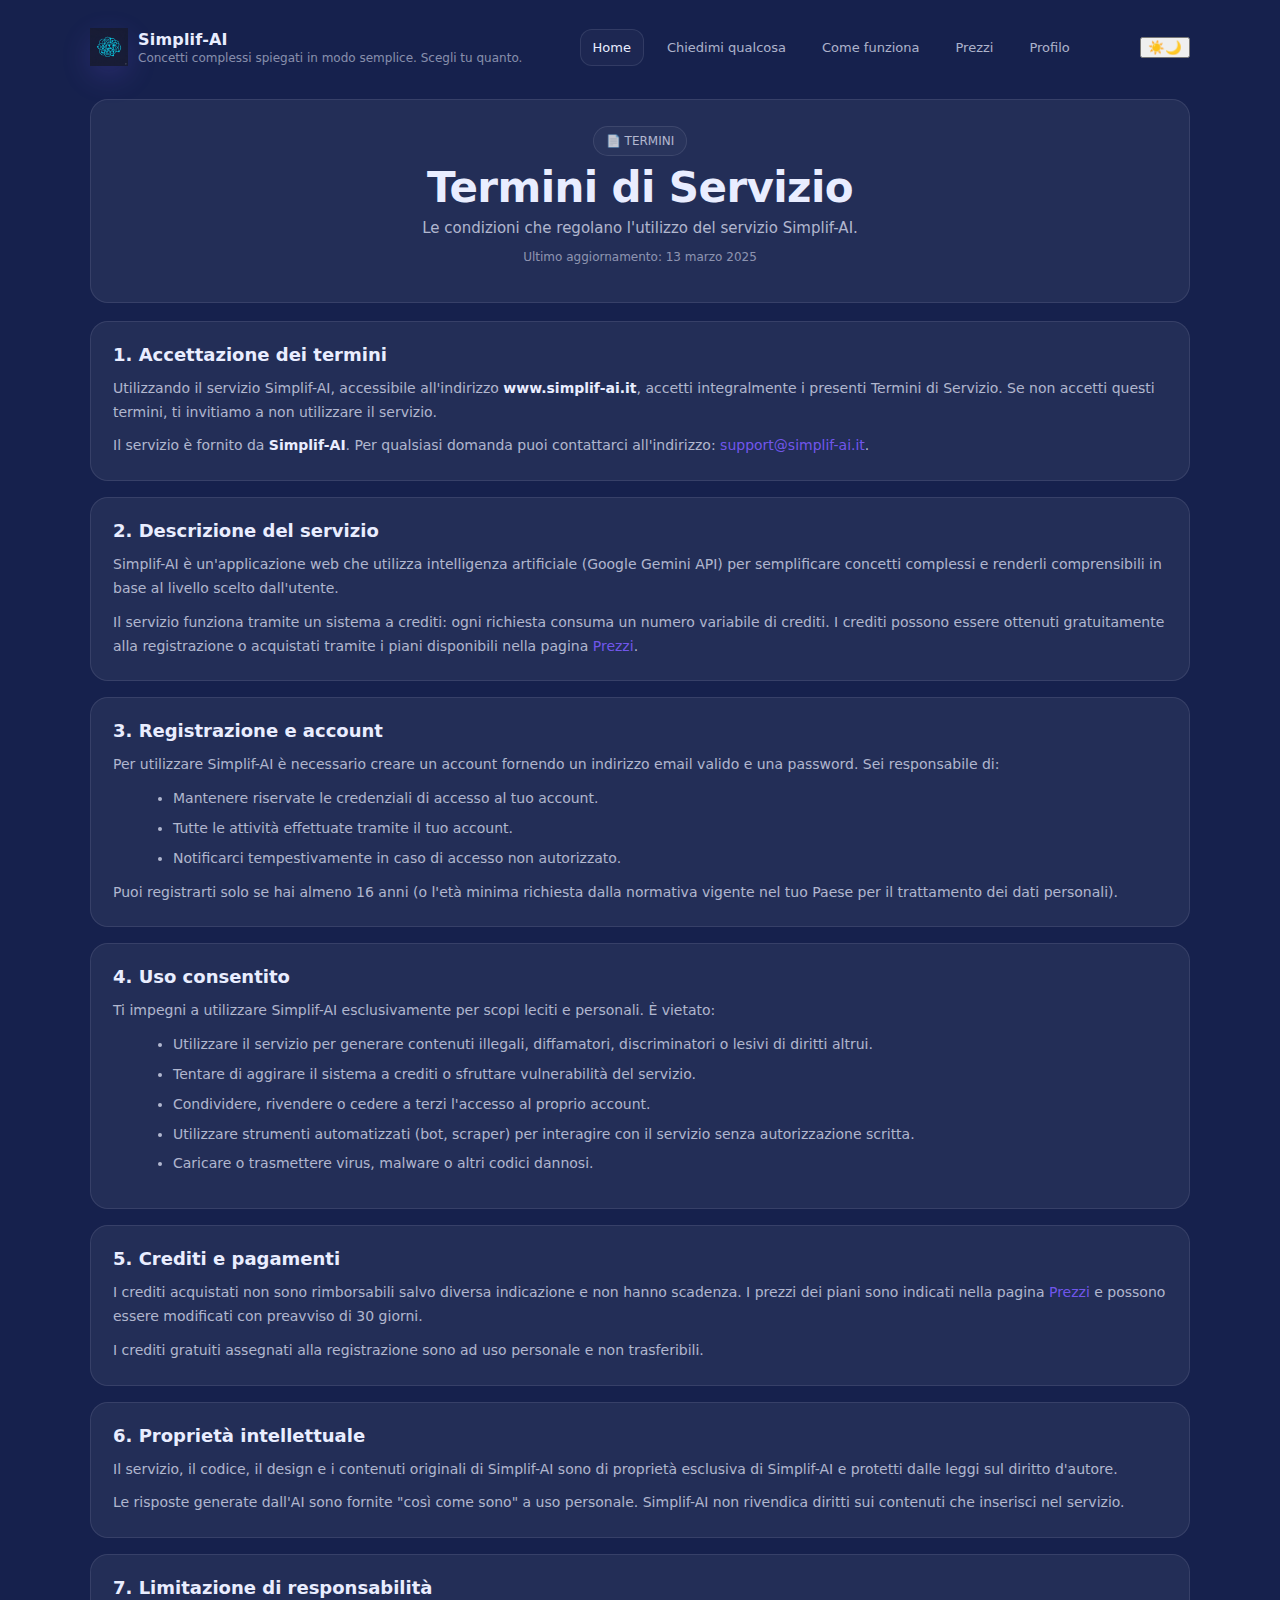
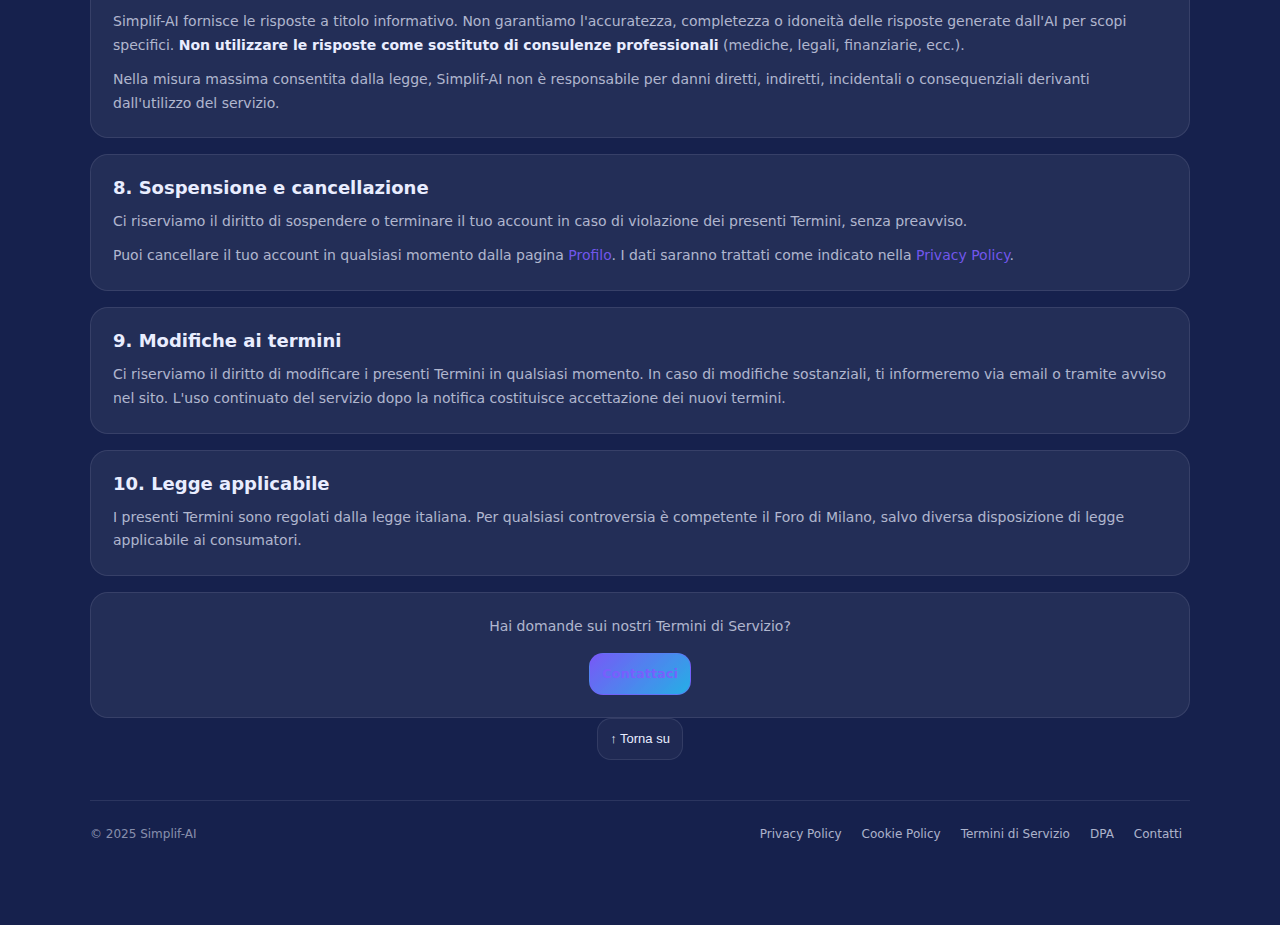
<file: terms-of-service.html>
<!doctype html>
<html lang="it">
<head>
  <meta charset="utf-8" />
  <meta name="viewport" content="width=device-width,initial-scale=1" />
  <title>Termini di Servizio – Simplif-AI</title>
  <meta name="description" content="Termini e condizioni di utilizzo del servizio Simplif-AI." />
  <meta name="robots" content="index, follow" />
  <meta name="author" content="Simplif-AI" />
  <link rel="canonical" href="https://www.simplif-ai.it/terms-of-service.html" />
  <link rel="icon" href="/favicon.svg" type="image/svg+xml" />
  <!-- Open Graph -->
  <meta property="og:type" content="website" />
  <meta property="og:url" content="https://www.simplif-ai.it/terms-of-service.html" />
  <meta property="og:title" content="Termini di Servizio – Simplif-AI" />
  <meta property="og:description" content="Termini e condizioni di utilizzo del servizio Simplif-AI." />
  <meta property="og:site_name" content="Simplif-AI" />
  <meta property="og:locale" content="it_IT" />
  <!-- Twitter Card -->
  <meta name="twitter:card" content="summary" />
  <meta name="twitter:title" content="Termini di Servizio – Simplif-AI" />
  <meta name="twitter:description" content="Termini e condizioni di utilizzo del servizio Simplif-AI." />
  <!-- JSON-LD -->
  <script type="application/ld+json">
  {
    "@context": "https://schema.org",
    "@type": "WebPage",
    "url": "https://www.simplif-ai.it/terms-of-service.html",
    "name": "Termini di Servizio – Simplif-AI",
    "description": "Termini e condizioni di utilizzo del servizio Simplif-AI.",
    "isPartOf": { "@id": "https://www.simplif-ai.it/#website" },
    "inLanguage": "it-IT"
  }
  </script>
  <link rel="stylesheet" href="/theme.css?v=2">

  <!-- FOUC prevention -->
  <script>
    (function(){
      if(localStorage.getItem('sai_theme')==='light')
        document.documentElement.setAttribute('data-theme','light');
    })();
  </script>

  <style>
    .policy-hero{ text-align:center; padding:26px 18px; }
    .policy-content{ margin-top:18px; display:flex; flex-direction:column; gap:16px; }

    .policy-section{ padding:22px; }
    .policy-section h2{
      margin:0 0 12px;
      font-size:18px;
      font-weight:900;
      display:flex; align-items:center; gap:10px;
    }
    .policy-section p{
      color:var(--muted);
      font-size:14px;
      line-height:1.7;
      margin:0 0 10px;
    }
    .policy-section p:last-child{ margin-bottom:0; }
    .policy-section ul{
      margin:8px 0 10px 20px;
      color:var(--muted);
      font-size:14px;
      line-height:1.7;
      display:flex;
      flex-direction:column;
      gap:6px;
    }
    .policy-section a{ color:rgba(124,92,255,.9); text-decoration:none; }
    .policy-section a:hover{ text-decoration:underline; }
    .update-date{
      text-align:center;
      color:var(--muted2);
      font-size:12px;
      margin-top:10px;
    }
  </style>
</head>

<body>
  <div class="wrap">

    <header>
      <div class="brand">
        <div class="logo"><img src="/logo-icon.png" alt="Simplif-AI" width="38" height="38" /></div>
        <div>
          <h1>Simplif-AI</h1>
          <span>Concetti complessi spiegati in modo semplice. Scegli tu quanto.</span>
        </div>
      </div>

      <nav id="mainNav">
        <a href="/index.html" data-nav="home">Home</a>
        <a href="/app.html" data-nav="app">Chiedimi qualcosa</a>
        <a href="/come-funziona.html" data-nav="how">Come funziona</a>
        <a href="/prezzi.html" data-nav="pricing">Prezzi</a>
        <a href="/profilo.html" data-nav="profile">Profilo</a>
      </nav>

      <div style="display:flex;align-items:center;gap:8px;">
        <button id="themeBtn" class="theme-btn" type="button" aria-label="Cambia tema"><span class="icon-sun">☀️</span><span class="icon-moon">🌙</span></button>
        <button class="nav-toggle" id="navToggle" type="button" aria-label="Apri menu">
          <span></span><span></span><span></span>
        </button>
      </div>
    </header>

    <div class="mobile-nav" id="mobileNav">
      <a href="/index.html">Home</a>
      <a href="/app.html">Chiedimi qualcosa</a>
      <a href="/come-funziona.html">Come funziona</a>
      <a href="/prezzi.html">Prezzi</a>
      <a href="/profilo.html">Profilo</a>
    </div>

    <!-- HERO -->
    <div class="card">
      <div class="card-inner policy-hero">
        <span class="pilltag">📄 TERMINI</span>
        <div class="h1">Termini di Servizio</div>
        <p class="sub">Le condizioni che regolano l'utilizzo del servizio Simplif-AI.</p>
        <p class="update-date">Ultimo aggiornamento: 13 marzo 2025</p>
      </div>
    </div>

    <div class="policy-content">

      <div class="card policy-section">
        <h2>1. Accettazione dei termini</h2>
        <p>Utilizzando il servizio Simplif-AI, accessibile all'indirizzo <strong style="color:var(--text);">www.simplif-ai.it</strong>, accetti integralmente i presenti Termini di Servizio. Se non accetti questi termini, ti invitiamo a non utilizzare il servizio.</p>
        <p>Il servizio è fornito da <strong style="color:var(--text);">Simplif-AI</strong>. Per qualsiasi domanda puoi contattarci all'indirizzo: <a href="mailto:support@simplif-ai.it">support@simplif-ai.it</a>.</p>
      </div>

      <div class="card policy-section">
        <h2>2. Descrizione del servizio</h2>
        <p>Simplif-AI è un'applicazione web che utilizza intelligenza artificiale (Google Gemini API) per semplificare concetti complessi e renderli comprensibili in base al livello scelto dall'utente.</p>
        <p>Il servizio funziona tramite un sistema a crediti: ogni richiesta consuma un numero variabile di crediti. I crediti possono essere ottenuti gratuitamente alla registrazione o acquistati tramite i piani disponibili nella pagina <a href="/prezzi.html">Prezzi</a>.</p>
      </div>

      <div class="card policy-section">
        <h2>3. Registrazione e account</h2>
        <p>Per utilizzare Simplif-AI è necessario creare un account fornendo un indirizzo email valido e una password. Sei responsabile di:</p>
        <ul>
          <li>Mantenere riservate le credenziali di accesso al tuo account.</li>
          <li>Tutte le attività effettuate tramite il tuo account.</li>
          <li>Notificarci tempestivamente in caso di accesso non autorizzato.</li>
        </ul>
        <p>Puoi registrarti solo se hai almeno 16 anni (o l'età minima richiesta dalla normativa vigente nel tuo Paese per il trattamento dei dati personali).</p>
      </div>

      <div class="card policy-section">
        <h2>4. Uso consentito</h2>
        <p>Ti impegni a utilizzare Simplif-AI esclusivamente per scopi leciti e personali. È vietato:</p>
        <ul>
          <li>Utilizzare il servizio per generare contenuti illegali, diffamatori, discriminatori o lesivi di diritti altrui.</li>
          <li>Tentare di aggirare il sistema a crediti o sfruttare vulnerabilità del servizio.</li>
          <li>Condividere, rivendere o cedere a terzi l'accesso al proprio account.</li>
          <li>Utilizzare strumenti automatizzati (bot, scraper) per interagire con il servizio senza autorizzazione scritta.</li>
          <li>Caricare o trasmettere virus, malware o altri codici dannosi.</li>
        </ul>
      </div>

      <div class="card policy-section">
        <h2>5. Crediti e pagamenti</h2>
        <p>I crediti acquistati non sono rimborsabili salvo diversa indicazione e non hanno scadenza. I prezzi dei piani sono indicati nella pagina <a href="/prezzi.html">Prezzi</a> e possono essere modificati con preavviso di 30 giorni.</p>
        <p>I crediti gratuiti assegnati alla registrazione sono ad uso personale e non trasferibili.</p>
      </div>

      <div class="card policy-section">
        <h2>6. Proprietà intellettuale</h2>
        <p>Il servizio, il codice, il design e i contenuti originali di Simplif-AI sono di proprietà esclusiva di Simplif-AI e protetti dalle leggi sul diritto d'autore.</p>
        <p>Le risposte generate dall'AI sono fornite "così come sono" a uso personale. Simplif-AI non rivendica diritti sui contenuti che inserisci nel servizio.</p>
      </div>

      <div class="card policy-section">
        <h2>7. Limitazione di responsabilità</h2>
        <p>Simplif-AI fornisce le risposte a titolo informativo. Non garantiamo l'accuratezza, completezza o idoneità delle risposte generate dall'AI per scopi specifici. <strong style="color:var(--text);">Non utilizzare le risposte come sostituto di consulenze professionali</strong> (mediche, legali, finanziarie, ecc.).</p>
        <p>Nella misura massima consentita dalla legge, Simplif-AI non è responsabile per danni diretti, indiretti, incidentali o consequenziali derivanti dall'utilizzo del servizio.</p>
      </div>

      <div class="card policy-section">
        <h2>8. Sospensione e cancellazione</h2>
        <p>Ci riserviamo il diritto di sospendere o terminare il tuo account in caso di violazione dei presenti Termini, senza preavviso.</p>
        <p>Puoi cancellare il tuo account in qualsiasi momento dalla pagina <a href="/profilo.html">Profilo</a>. I dati saranno trattati come indicato nella <a href="/privacy-policy.html">Privacy Policy</a>.</p>
      </div>

      <div class="card policy-section">
        <h2>9. Modifiche ai termini</h2>
        <p>Ci riserviamo il diritto di modificare i presenti Termini in qualsiasi momento. In caso di modifiche sostanziali, ti informeremo via email o tramite avviso nel sito. L'uso continuato del servizio dopo la notifica costituisce accettazione dei nuovi termini.</p>
      </div>

      <div class="card policy-section">
        <h2>10. Legge applicabile</h2>
        <p>I presenti Termini sono regolati dalla legge italiana. Per qualsiasi controversia è competente il Foro di Milano, salvo diversa disposizione di legge applicabile ai consumatori.</p>
      </div>

      <div class="card policy-section" style="text-align:center;">
        <p style="color:var(--muted); font-size:14px; margin:0 0 14px;">Hai domande sui nostri Termini di Servizio?</p>
        <a href="mailto:support@simplif-ai.it" class="btn btn-primary">Contattaci</a>
      </div>

    </div>

    <div style="text-align:center; margin-bottom:16px;">
      <button class="btn" onclick="window.scrollTo({top:0,behavior:'smooth'})" style="font-size:13px;">↑ Torna su</button>
    </div>

    <footer class="site-footer">
      <span>© 2025 Simplif-AI</span>
      <div class="footer-links">
        <a href="/privacy-policy.html">Privacy Policy</a>
        <a href="/cookies-policy.html">Cookie Policy</a>
        <a href="/terms-of-service.html">Termini di Servizio</a>
        <a href="/dpa.html">DPA</a>
        <a href="/contatti.html">Contatti</a>
      </div>
    </footer>
  </div>

  <script src="/shared.js?v=2" defer></script>
</body>
</html>
</file>
<file: theme.css>
:root{
  --bg: #16214d;               /* sfondo uniforme */
  --text: #e9edff;
  --muted: rgba(233,237,255,.72);
  --muted2: rgba(233,237,255,.55);

  --border: rgba(233,237,255,.10);

  --accent: #7c5cff;
  --accent2:#26c6ff;

  --shadow: 0 14px 50px rgba(0,0,0,.28);
  --radius: 18px;

  /* Card tones */
  --card: rgba(255,255,255,.06);      /* “card chiara” (come sezione 1/2) */
  --card-dark: rgba(255,255,255,.03); /* “card scura” (es. risposta) */
}

*{ box-sizing:border-box; }
html, body{ height:100%; }

body{
  margin:0;
  font-family: ui-sans-serif, system-ui, -apple-system, Segoe UI, Roboto, Helvetica, Arial;
  color: var(--text);
  background: var(--bg);              /* ✅ UNIFORME */
}

a{ color:inherit; }

.wrap{
  width:min(1100px, 92vw);
  margin:0 auto;
  padding:28px 0 70px;
}

/* ================= HEADER / NAV ================= */

header{
  display:flex;
  align-items:center;
  justify-content:space-between;
  gap: 12px;
  margin-bottom: 22px;
  position: sticky;
  top: 0;
  z-index: 1000;
  background: var(--bg);
  padding: 10px 0;
  margin-top: -10px;
  border-bottom: 1px solid transparent;
  transition: border-color .2s ease;
}

header.scrolled{
  border-bottom-color: var(--border);
}

.brand{
  display:flex;
  align-items:center;
  gap: 10px;
  user-select:none;
}

.logo{
  width: 38px;
  height: 38px;
  border-radius: 12px;
  background: linear-gradient(135deg, rgba(124,92,255,1), rgba(38,198,255,1));
  box-shadow: 0 10px 30px rgba(124,92,255,.20);
}

.brand h1{
  font-size:16px;
  margin:0;
  letter-spacing:.2px;
  font-weight: 700;
}
.brand span{
  display:block;
  margin-top:2px;
  font-size:12px;
  color: var(--muted2);
  font-weight: 450;
}

#mainNav, nav{
  display:flex;
  align-items:center;
  gap: 10px;
}

#mainNav a, nav a{
  text-decoration:none;
  color: var(--muted);
  font-size: 13px;
  padding: 10px 12px;
  border-radius: 12px;
  border: 1px solid transparent;
}

#mainNav a:hover, nav a:hover{
  border-color: var(--border);
  background: rgba(255,255,255,.03);
  color: var(--text);
}

.nav-active{
  color: var(--text) !important;
  background: rgba(255,255,255,.03) !important;
  border: 1px solid var(--border) !important;
}

/* ================= CARDS / TYPO ================= */

.card{
  background: var(--card);
  border: 1px solid var(--border);
  border-radius: var(--radius);
  box-shadow: none;                   /* ✅ evita “stacchi” a bande */
}

.card-dark{
  background: var(--card-dark);
  border: 1px solid var(--border);
  border-radius: var(--radius);
  box-shadow: none;
}

.card-inner{ padding:18px; }

.h1{
  font-size: 42px;
  line-height: 1.05;
  margin: 10px 0 8px;
  letter-spacing: -0.6px;
  font-weight: 900;
}

.sub{
  color: var(--muted);
  font-size: 15px;
  line-height: 1.45;
  margin:0;
}

.pilltag{
  display:inline-flex;
  align-items:center;
  gap:8px;
  padding: 7px 12px;
  border-radius:999px;
  border: 1px solid var(--border);
  background: rgba(255,255,255,.03);
  color: var(--muted);
  font-size: 12px;
}

/* ================= BUTTONS ================= */

.btn{
  border: 1px solid var(--border);
  background: rgba(255,255,255,.04);
  color: var(--text);
  padding: 10px 12px;
  border-radius: 14px;
  font-size: 13px;
  cursor:pointer;
  display:inline-flex;
  align-items:center;
  justify-content:center;
  gap: 8px;
  min-height: 42px;
  transition: .15s ease;
  text-decoration:none;
  white-space: nowrap;
}
.btn:hover{ background: rgba(255,255,255,.06); }

.btn-primary{
  background: linear-gradient(135deg, rgba(124,92,255,.95), rgba(38,198,255,.85));
  border-color: rgba(124,92,255,.45);
  color: #0b1020;
  font-weight: 900;
}

/* ================= LAYOUT HELPERS ================= */

.grid-3{
  display:grid;
  grid-template-columns: repeat(3, minmax(0, 1fr));
  gap: 16px;
}
@media (max-width: 980px){
  .grid-3{ grid-template-columns:1fr; }
}

/* ================= PRICING ================= */

.plan{ padding:18px; }
.plan .name{
  display:flex;
  align-items:center;
  justify-content:space-between;
  gap: 10px;
  margin-bottom: 8px;
}
.plan h3{
  margin:0;
  font-size: 18px;
  font-weight: 900;
  letter-spacing: .2px;
}
.plan .price{
  font-size: 44px;
  font-weight: 900;
  letter-spacing: -0.6px;
  margin: 10px 0 0;
}
.plan .per{
  color: var(--muted);
  margin-top: 4px;
  font-size: 13px;
}
.plan ul{
  margin: 14px 0 0;
  padding: 0;
  list-style: none;
  display:flex;
  flex-direction: column;
  gap: 10px;
}
.plan li{
  display:flex;
  gap:10px;
  color: var(--muted);
  line-height:1.35;
}
.plan li b{ color: var(--text); }

.icon{
  width: 18px;
  display:inline-flex;
  justify-content:center;
  opacity:.92;
}

.plan .cta{
  margin-top: 16px;
  display:flex;
  gap:10px;
  flex-wrap:wrap;
}

.plan.featured{
  position:relative;
  border-color: rgba(124,92,255,.50);
  box-shadow: 0 18px 60px rgba(124,92,255,.14);
}
.plan.featured::before{
  content:"Consigliato";
  position:absolute;
  top:-12px;
  left: 18px;
  padding: 6px 10px;
  border-radius: 999px;
  font-size: 12px;
  background: linear-gradient(135deg, rgba(124,92,255,.95), rgba(38,198,255,.85));
  color: #0b1020;
  font-weight: 900;
}

/* Toggle */
.toggle{
  display:flex;
  align-items:center;
  justify-content:center;
  gap: 10px;
  margin: 14px 0 0;
  color: var(--muted);
  font-size: 13px;
  flex-wrap:wrap;
}
.switch{
  width: 54px;
  height: 30px;
  border-radius: 999px;
  background: rgba(255,255,255,.08);
  border:1px solid var(--border);
  position:relative;
  cursor:pointer;
}
.knob{
  width: 24px;
  height: 24px;
  border-radius: 999px;
  background: rgba(255,255,255,.85);
  position:absolute;
  top: 2px;
  left: 2px;
  transition: .2s ease;
}
.switch.on .knob{ left: 28px; }
.kicker{
  text-align:center;
  margin-top: 6px;
  color: var(--muted2);
  font-size: 12px;
}

/* ================= MOBILE NAV (hamburger + overlay) ================= */

.nav-toggle{
  display:none;
  align-items:center;
  justify-content:center;
  width:44px;height:44px;
  border-radius:14px;
  border:1px solid var(--border);
  background:rgba(255,255,255,.04);
  cursor:pointer;
  padding:0;
}

.nav-toggle span{
  display:block;
  width:18px;
  height:2px;
  background:var(--text);
  margin:3px 0;
  border-radius:2px;
}

.mobile-nav{
  position:fixed;
  inset:0;
  background:rgba(5,8,18,.85);
  backdrop-filter: blur(12px);
  display:flex;
  flex-direction:column;
  justify-content:center;
  align-items:center;
  gap:24px;
  opacity:0;
  pointer-events:none;
  transition:.2s ease;
  z-index:9999;
}

.mobile-nav a{
  font-size:22px;
  font-weight:900;
  color:var(--text);
  text-decoration:none;
  padding:10px 16px;
  border-radius:14px;
}

.mobile-nav a:hover{
  background: rgba(255,255,255,.06);
}

body.nav-open .mobile-nav{
  opacity:1;
  pointer-events:auto;
}

/* Breakpoint: desktop nav ON, mobile nav OFF */
@media (max-width: 820px){
  #mainNav, header nav{ display:none; }
  .nav-toggle{ display:flex; }
}

/* ================= FOOTER ================= */

.site-footer{
  border-top: 1px solid var(--border);
  margin-top: 40px;
  padding: 22px 0 10px;
  display: flex;
  align-items: center;
  justify-content: space-between;
  flex-wrap: wrap;
  gap: 12px;
  color: var(--muted2);
  font-size: 12px;
}

.site-footer a{
  color: var(--muted);
  text-decoration: none;
  padding: 4px 8px;
  border-radius: 8px;
  transition: .15s ease;
}

.site-footer a:hover{
  color: var(--text);
  background: rgba(255,255,255,.04);
}

.footer-links{
  display: flex;
  gap: 4px;
  flex-wrap: wrap;
}
</file>
